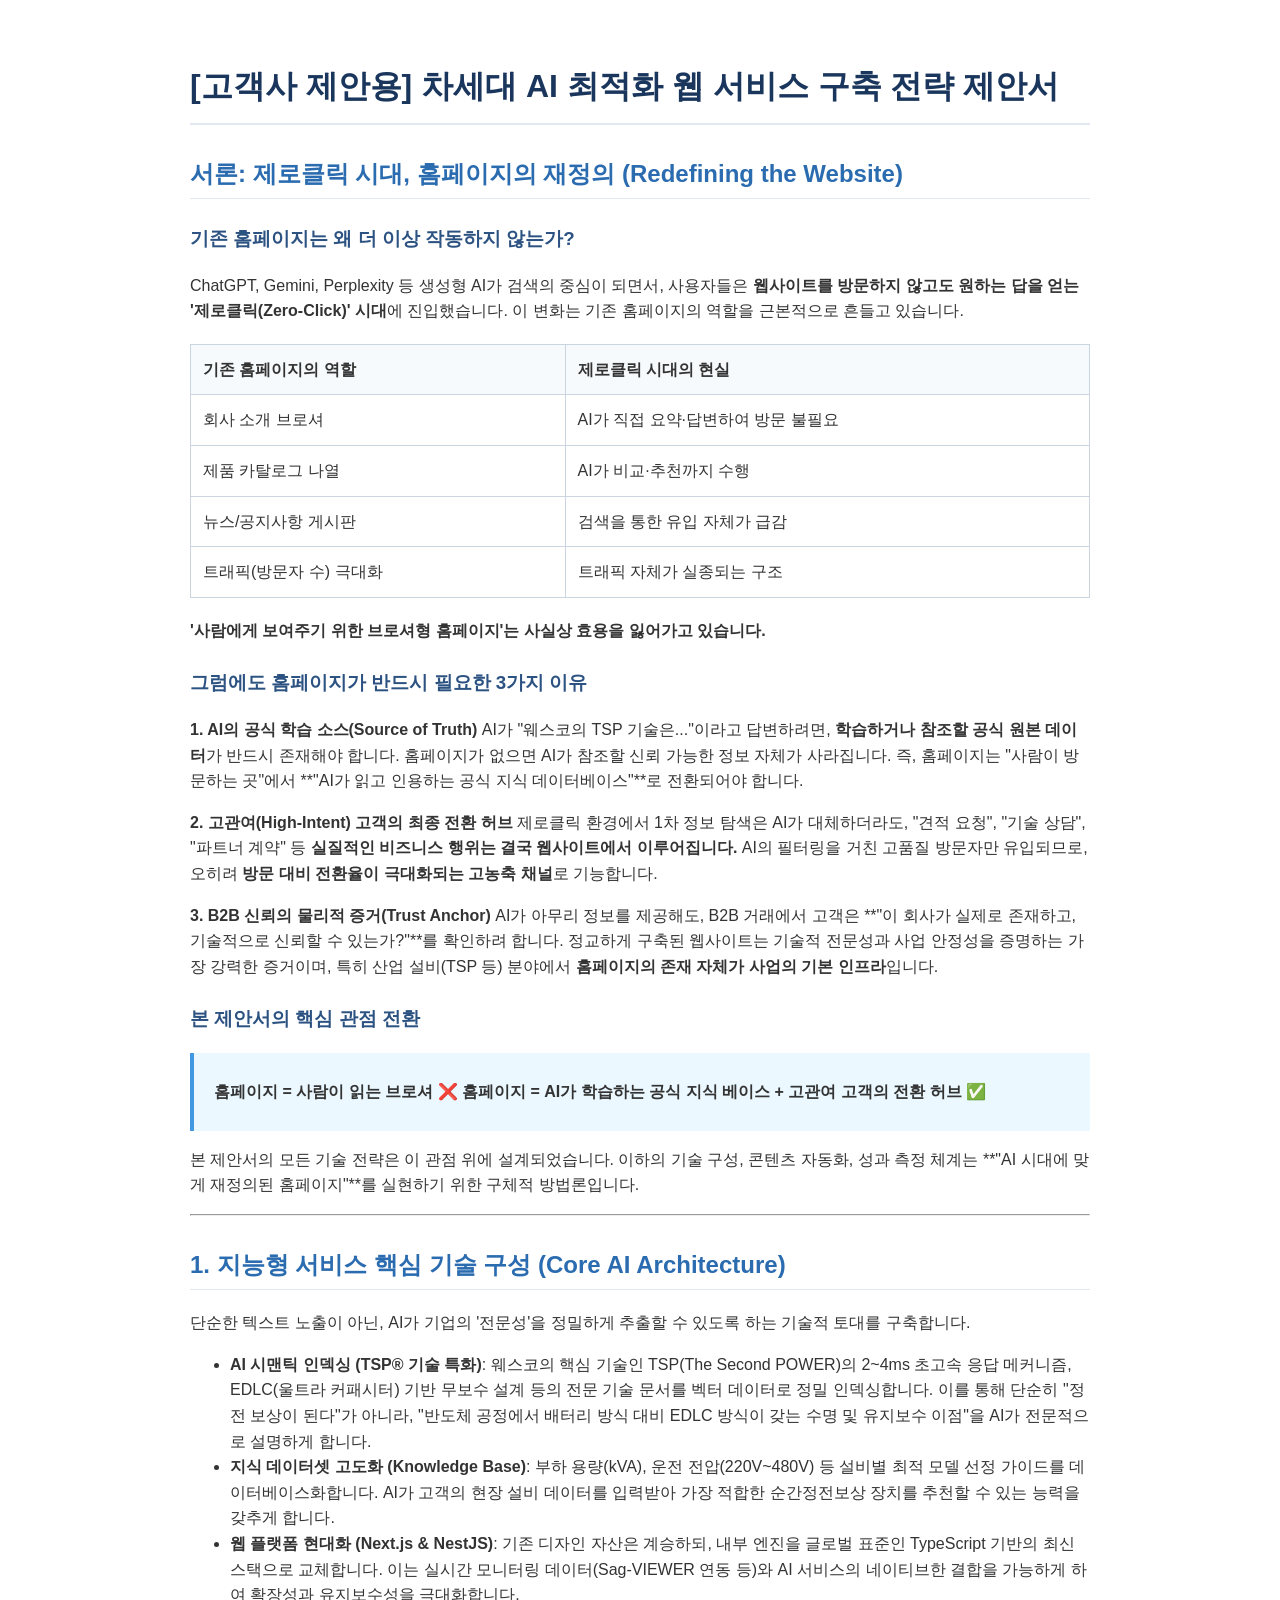
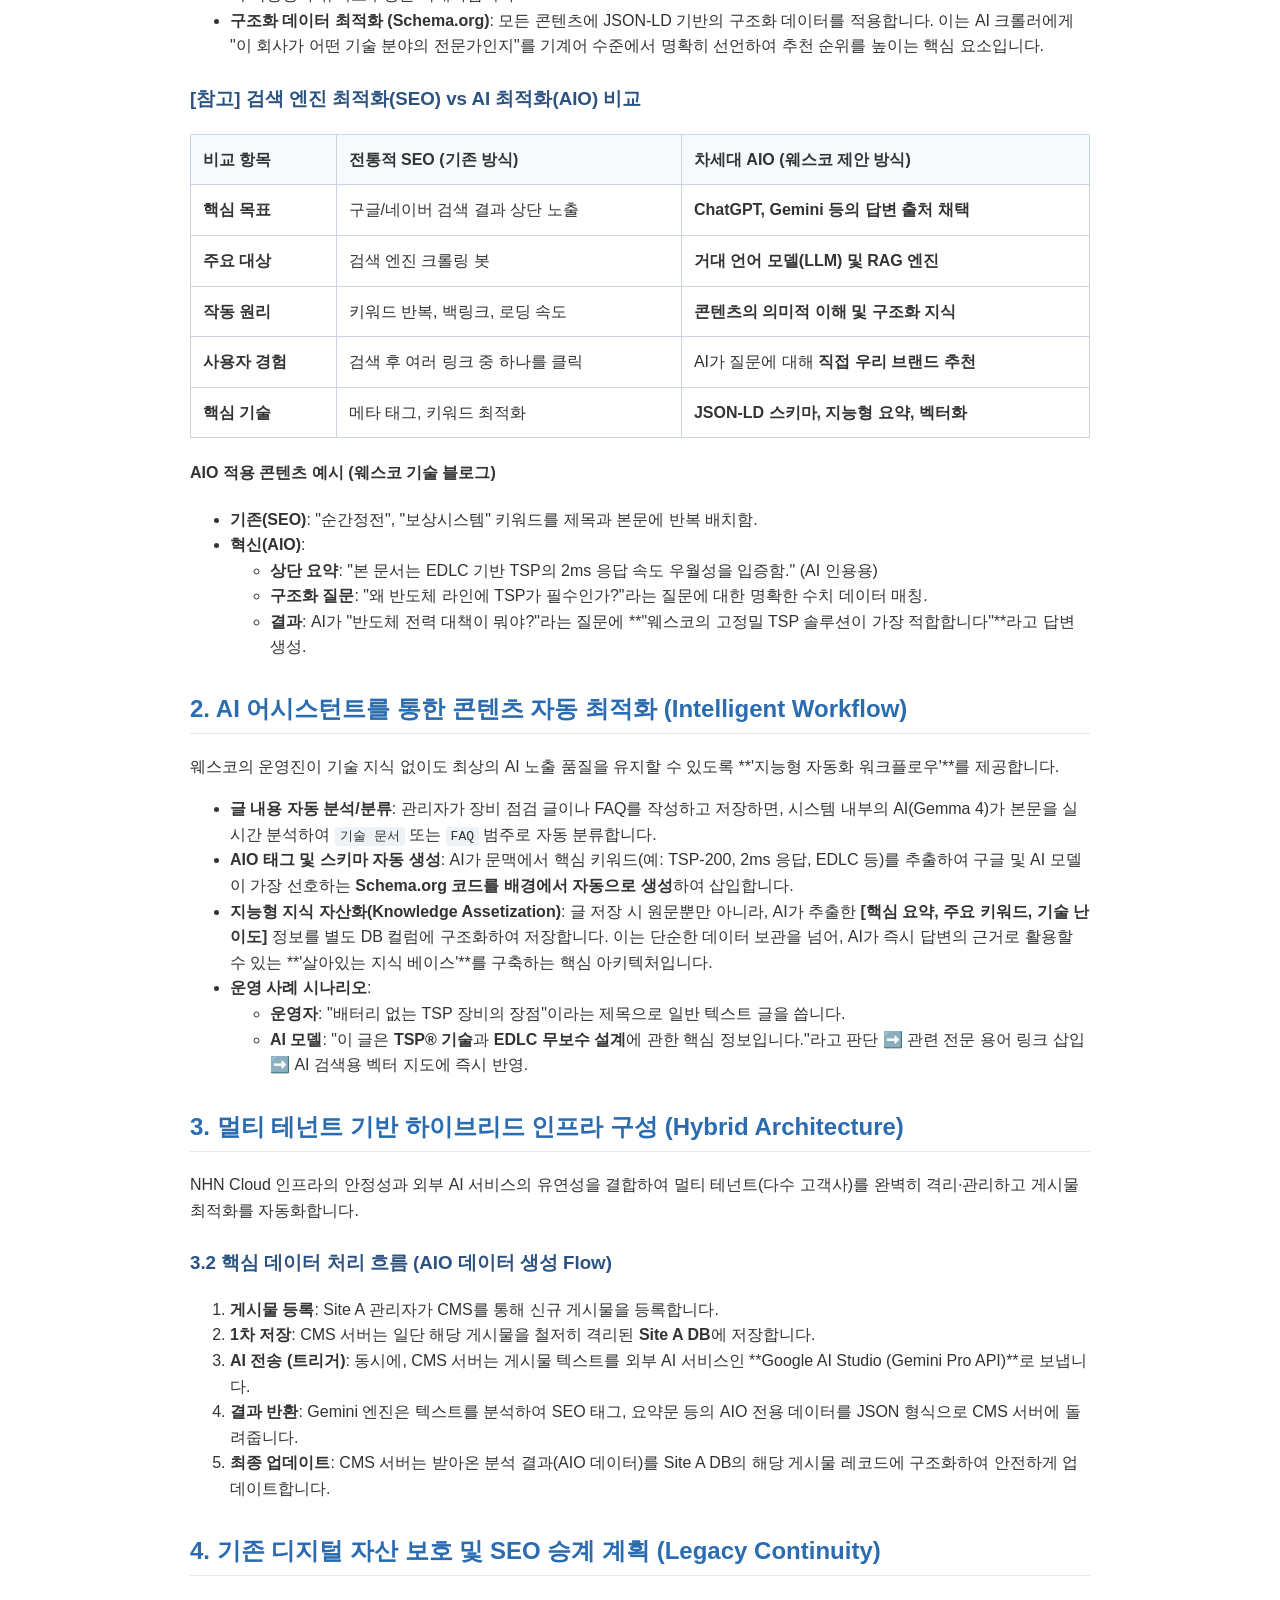
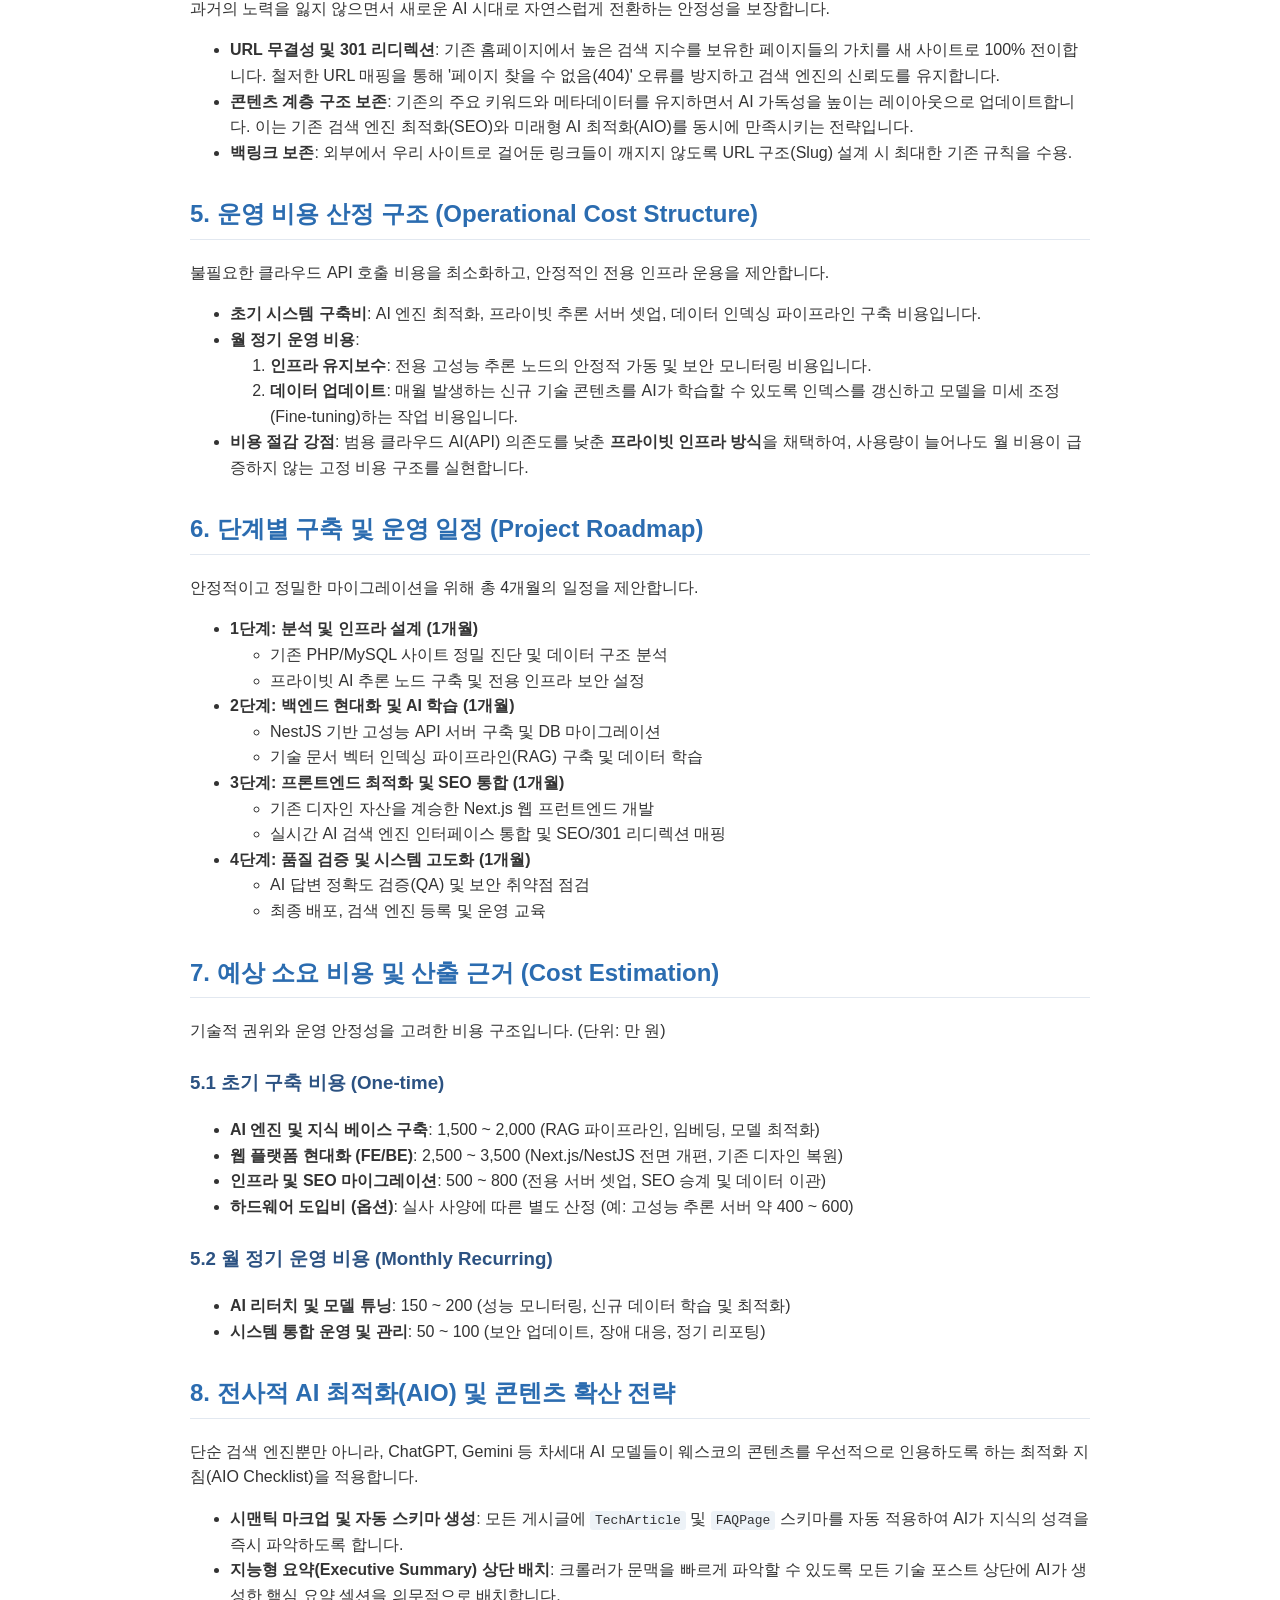
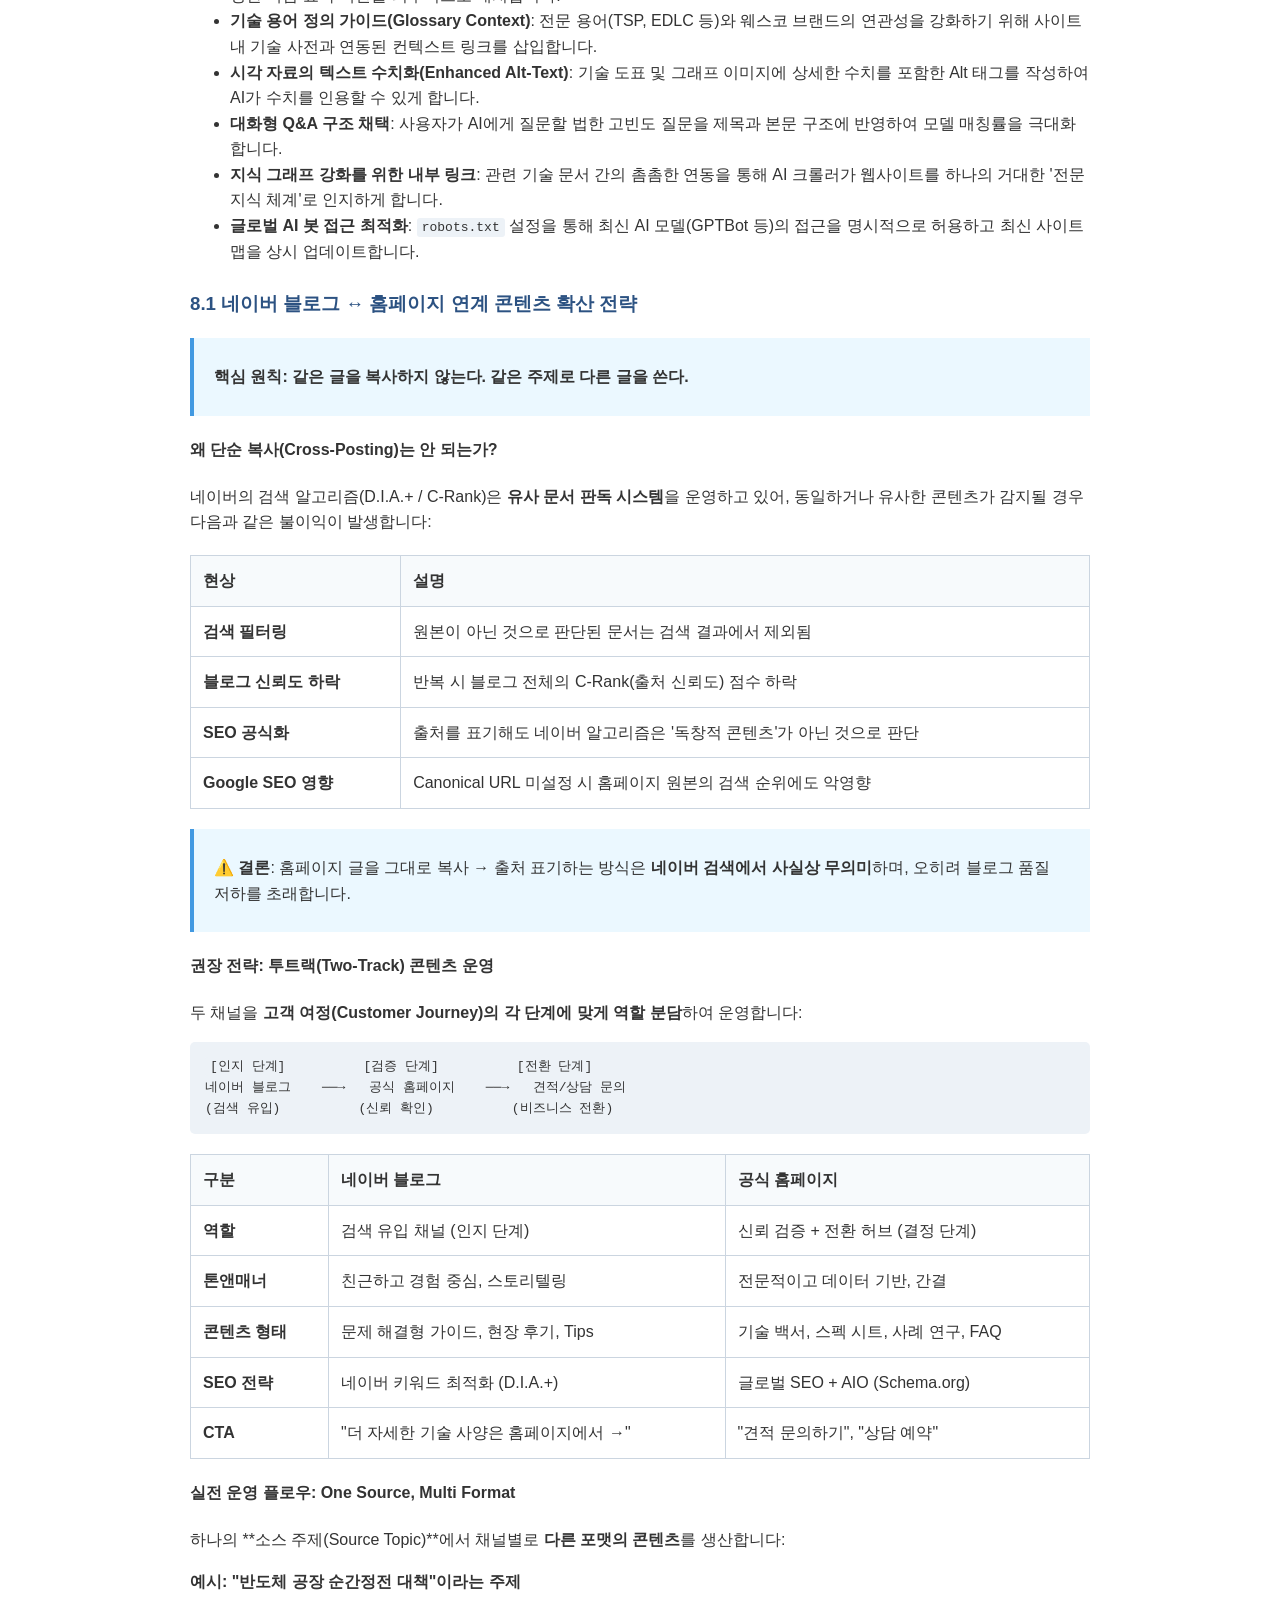
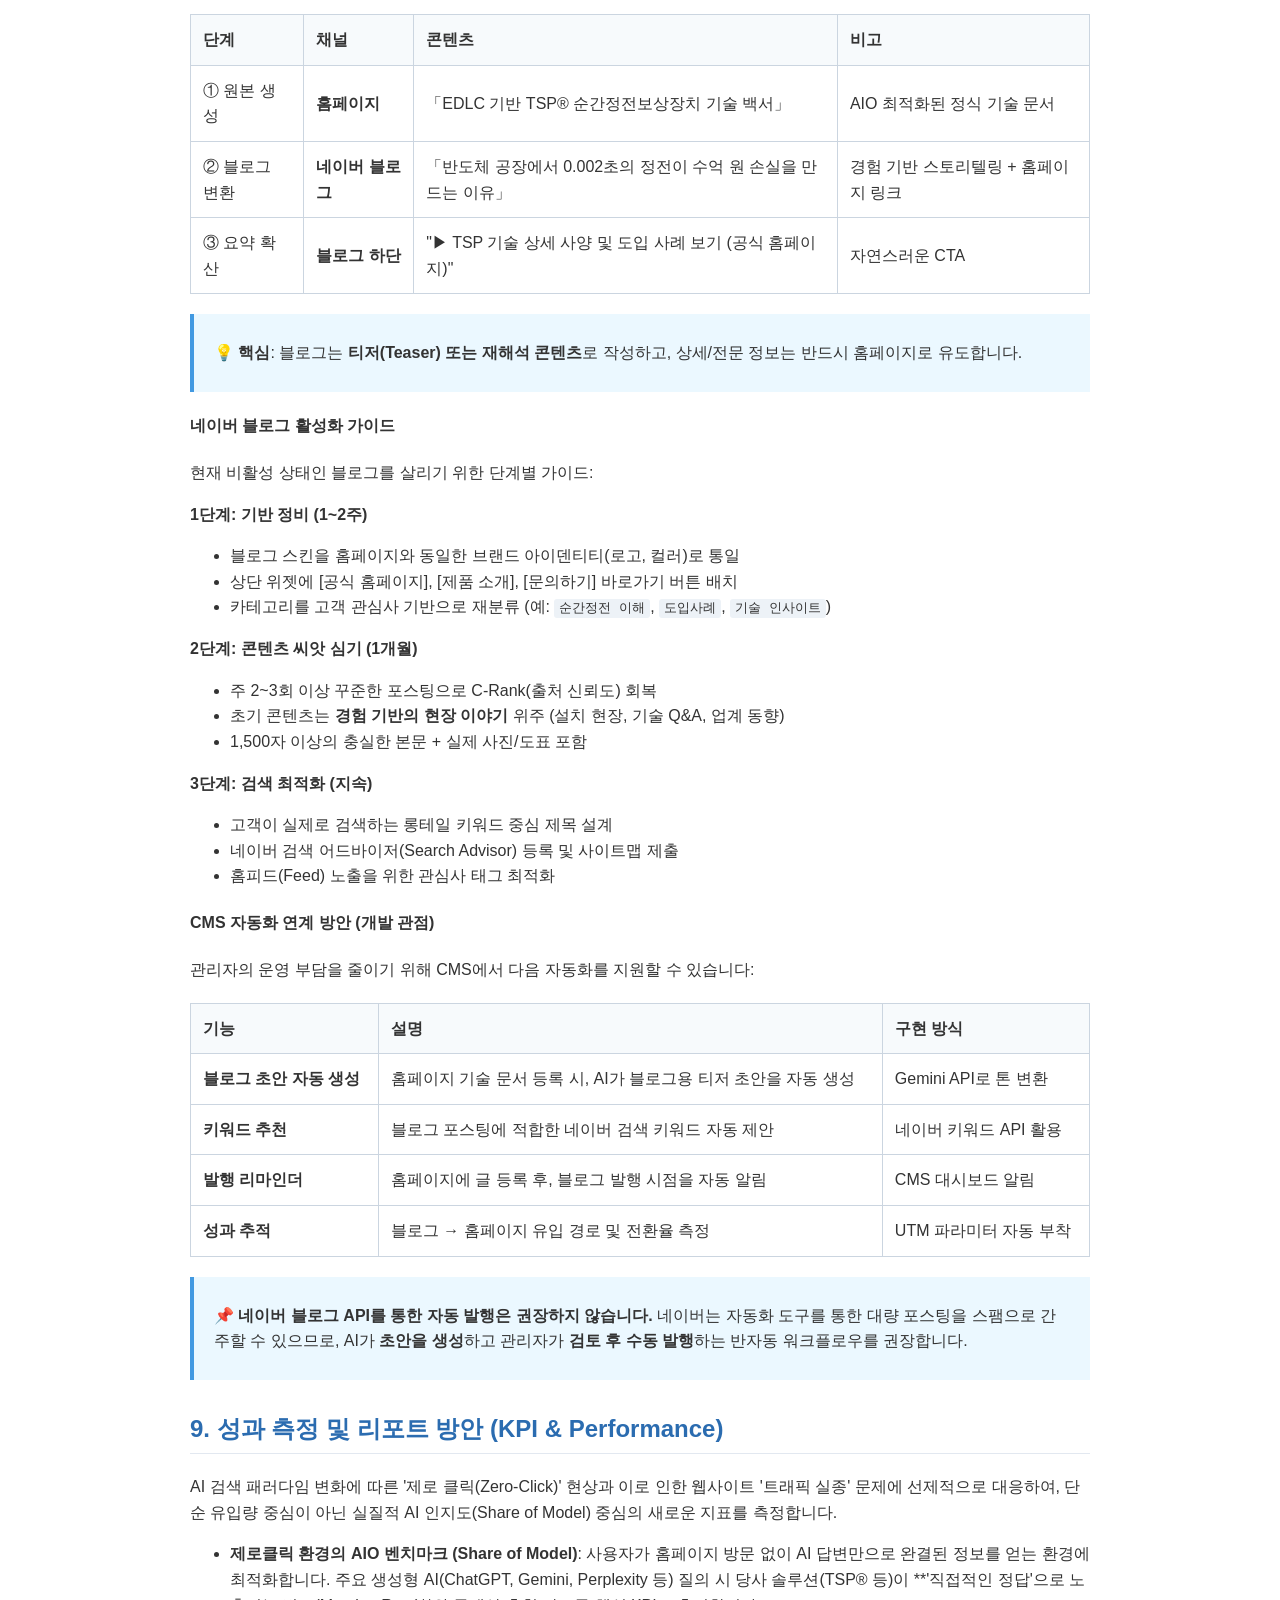
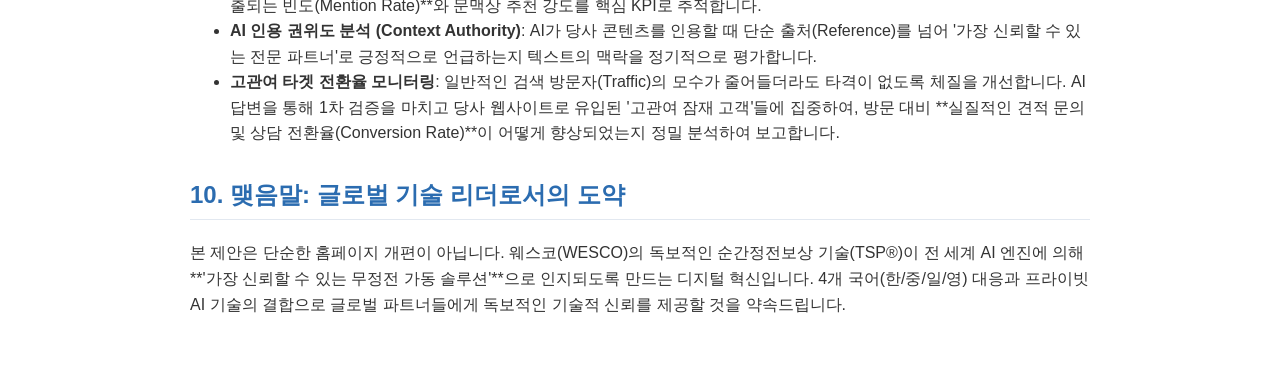
<file: ai_strategy_proposal.html>
<!DOCTYPE html>
<html lang="ko">
<head>
  <meta charset="UTF-8">
  <meta name="viewport" content="width=device-width, initial-scale=1.0">
  <title>AI 최적화 전략 제안서</title>
  <style>
    body {
      font-family: 'Malgun Gothic', 'Apple SD Gothic Neo', sans-serif;
      line-height: 1.6;
      color: #333;
      max-width: 900px;
      margin: 0 auto;
      padding: 40px 20px;
    }
    h1 { color: #1a365d; border-bottom: 2px solid #e2e8f0; padding-bottom: 10px; }
    h2 { color: #2b6cb0; margin-top: 30px; border-bottom: 1px solid #e2e8f0; padding-bottom: 5px; }
    h3 { color: #2c5282; margin-top: 25px; }
    table { border-collapse: collapse; width: 100%; margin: 20px 0; }
    th, td { border: 1px solid #cbd5e0; padding: 12px; text-align: left; }
    th { background-color: #f7fafc; font-weight: bold; }
    code { background-color: #edf2f7; padding: 2px 5px; border-radius: 3px; font-family: monospace; }
    pre { background-color: #edf2f7; padding: 15px; border-radius: 5px; overflow-x: auto; }
    blockquote { border-left: 4px solid #4299e1; background-color: #ebf8ff; margin: 0; padding: 10px 20px; }
  </style>
</head>
<body>
  <h1>[고객사 제안용] 차세대 AI 최적화 웹 서비스 구축 전략 제안서</h1>
<h2>서론: 제로클릭 시대, 홈페이지의 재정의 (Redefining the Website)</h2>
<h3>기존 홈페이지는 왜 더 이상 작동하지 않는가?</h3>
<p>ChatGPT, Gemini, Perplexity 등 생성형 AI가 검색의 중심이 되면서, 사용자들은 <strong>웹사이트를 방문하지 않고도 원하는 답을 얻는 &#39;제로클릭(Zero-Click)&#39; 시대</strong>에 진입했습니다. 이 변화는 기존 홈페이지의 역할을 근본적으로 흔들고 있습니다.</p>
<table>
<thead>
<tr>
<th align="left">기존 홈페이지의 역할</th>
<th align="left">제로클릭 시대의 현실</th>
</tr>
</thead>
<tbody><tr>
<td align="left">회사 소개 브로셔</td>
<td align="left">AI가 직접 요약·답변하여 방문 불필요</td>
</tr>
<tr>
<td align="left">제품 카탈로그 나열</td>
<td align="left">AI가 비교·추천까지 수행</td>
</tr>
<tr>
<td align="left">뉴스/공지사항 게시판</td>
<td align="left">검색을 통한 유입 자체가 급감</td>
</tr>
<tr>
<td align="left">트래픽(방문자 수) 극대화</td>
<td align="left">트래픽 자체가 실종되는 구조</td>
</tr>
</tbody></table>
<p><strong>&#39;사람에게 보여주기 위한 브로셔형 홈페이지&#39;는 사실상 효용을 잃어가고 있습니다.</strong></p>
<h3>그럼에도 홈페이지가 반드시 필요한 3가지 이유</h3>
<p><strong>1. AI의 공식 학습 소스(Source of Truth)</strong>
AI가 &quot;웨스코의 TSP 기술은...&quot;이라고 답변하려면, <strong>학습하거나 참조할 공식 원본 데이터</strong>가 반드시 존재해야 합니다. 홈페이지가 없으면 AI가 참조할 신뢰 가능한 정보 자체가 사라집니다. 즉, 홈페이지는 &quot;사람이 방문하는 곳&quot;에서 **&quot;AI가 읽고 인용하는 공식 지식 데이터베이스&quot;**로 전환되어야 합니다.</p>
<p><strong>2. 고관여(High-Intent) 고객의 최종 전환 허브</strong>
제로클릭 환경에서 1차 정보 탐색은 AI가 대체하더라도, &quot;견적 요청&quot;, &quot;기술 상담&quot;, &quot;파트너 계약&quot; 등 <strong>실질적인 비즈니스 행위는 결국 웹사이트에서 이루어집니다.</strong> AI의 필터링을 거친 고품질 방문자만 유입되므로, 오히려 <strong>방문 대비 전환율이 극대화되는 고농축 채널</strong>로 기능합니다.</p>
<p><strong>3. B2B 신뢰의 물리적 증거(Trust Anchor)</strong>
AI가 아무리 정보를 제공해도, B2B 거래에서 고객은 **&quot;이 회사가 실제로 존재하고, 기술적으로 신뢰할 수 있는가?&quot;**를 확인하려 합니다. 정교하게 구축된 웹사이트는 기술적 전문성과 사업 안정성을 증명하는 가장 강력한 증거이며, 특히 산업 설비(TSP 등) 분야에서 <strong>홈페이지의 존재 자체가 사업의 기본 인프라</strong>입니다.</p>
<h3>본 제안서의 핵심 관점 전환</h3>
<blockquote>
<p><strong>홈페이지 = 사람이 읽는 브로셔 ❌</strong>
<strong>홈페이지 = AI가 학습하는 공식 지식 베이스 + 고관여 고객의 전환 허브 ✅</strong></p>
</blockquote>
<p>본 제안서의 모든 기술 전략은 이 관점 위에 설계되었습니다. 이하의 기술 구성, 콘텐츠 자동화, 성과 측정 체계는 **&quot;AI 시대에 맞게 재정의된 홈페이지&quot;**를 실현하기 위한 구체적 방법론입니다.</p>
<hr>
<h2>1. 지능형 서비스 핵심 기술 구성 (Core AI Architecture)</h2>
<p>단순한 텍스트 노출이 아닌, AI가 기업의 &#39;전문성&#39;을 정밀하게 추출할 수 있도록 하는 기술적 토대를 구축합니다.</p>
<ul>
<li><strong>AI 시맨틱 인덱싱 (TSP® 기술 특화)</strong>: 웨스코의 핵심 기술인 TSP(The Second POWER)의 2~4ms 초고속 응답 메커니즘, EDLC(울트라 커패시터) 기반 무보수 설계 등의 전문 기술 문서를 벡터 데이터로 정밀 인덱싱합니다. 이를 통해 단순히 &quot;정전 보상이 된다&quot;가 아니라, &quot;반도체 공정에서 배터리 방식 대비 EDLC 방식이 갖는 수명 및 유지보수 이점&quot;을 AI가 전문적으로 설명하게 합니다.</li>
<li><strong>지식 데이터셋 고도화 (Knowledge Base)</strong>: 부하 용량(kVA), 운전 전압(220V~480V) 등 설비별 최적 모델 선정 가이드를 데이터베이스화합니다. AI가 고객의 현장 설비 데이터를 입력받아 가장 적합한 순간정전보상 장치를 추천할 수 있는 능력을 갖추게 합니다.</li>
<li><strong>웹 플랫폼 현대화 (Next.js &amp; NestJS)</strong>: 기존 디자인 자산은 계승하되, 내부 엔진을 글로벌 표준인 TypeScript 기반의 최신 스택으로 교체합니다. 이는 실시간 모니터링 데이터(Sag-VIEWER 연동 등)와 AI 서비스의 네이티브한 결합을 가능하게 하여 확장성과 유지보수성을 극대화합니다.</li>
<li><strong>구조화 데이터 최적화 (Schema.org)</strong>: 모든 콘텐츠에 JSON-LD 기반의 구조화 데이터를 적용합니다. 이는 AI 크롤러에게 &quot;이 회사가 어떤 기술 분야의 전문가인지&quot;를 기계어 수준에서 명확히 선언하여 추천 순위를 높이는 핵심 요소입니다.</li>
</ul>
<h3>[참고] 검색 엔진 최적화(SEO) vs AI 최적화(AIO) 비교</h3>
<table>
<thead>
<tr>
<th align="left">비교 항목</th>
<th align="left">전통적 SEO (기존 방식)</th>
<th align="left">차세대 AIO (웨스코 제안 방식)</th>
</tr>
</thead>
<tbody><tr>
<td align="left"><strong>핵심 목표</strong></td>
<td align="left">구글/네이버 검색 결과 상단 노출</td>
<td align="left"><strong>ChatGPT, Gemini 등의 답변 출처 채택</strong></td>
</tr>
<tr>
<td align="left"><strong>주요 대상</strong></td>
<td align="left">검색 엔진 크롤링 봇</td>
<td align="left"><strong>거대 언어 모델(LLM) 및 RAG 엔진</strong></td>
</tr>
<tr>
<td align="left"><strong>작동 원리</strong></td>
<td align="left">키워드 반복, 백링크, 로딩 속도</td>
<td align="left"><strong>콘텐츠의 의미적 이해 및 구조화 지식</strong></td>
</tr>
<tr>
<td align="left"><strong>사용자 경험</strong></td>
<td align="left">검색 후 여러 링크 중 하나를 클릭</td>
<td align="left">AI가 질문에 대해 <strong>직접 우리 브랜드 추천</strong></td>
</tr>
<tr>
<td align="left"><strong>핵심 기술</strong></td>
<td align="left">메타 태그, 키워드 최적화</td>
<td align="left"><strong>JSON-LD 스키마, 지능형 요약, 벡터화</strong></td>
</tr>
</tbody></table>
<h4><strong>AIO 적용 콘텐츠 예시 (웨스코 기술 블로그)</strong></h4>
<ul>
<li><strong>기존(SEO)</strong>: &quot;순간정전&quot;, &quot;보상시스템&quot; 키워드를 제목과 본문에 반복 배치함.</li>
<li><strong>혁신(AIO)</strong>: <ul>
<li><strong>상단 요약</strong>: &quot;본 문서는 EDLC 기반 TSP의 2ms 응답 속도 우월성을 입증함.&quot; (AI 인용용)</li>
<li><strong>구조화 질문</strong>: &quot;왜 반도체 라인에 TSP가 필수인가?&quot;라는 질문에 대한 명확한 수치 데이터 매칭.</li>
<li><strong>결과</strong>: AI가 &quot;반도체 전력 대책이 뭐야?&quot;라는 질문에 **&quot;웨스코의 고정밀 TSP 솔루션이 가장 적합합니다&quot;**라고 답변 생성.</li>
</ul>
</li>
</ul>
<h2>2. AI 어시스턴트를 통한 콘텐츠 자동 최적화 (Intelligent Workflow)</h2>
<p>웨스코의 운영진이 기술 지식 없이도 최상의 AI 노출 품질을 유지할 수 있도록 **&#39;지능형 자동화 워크플로우&#39;**를 제공합니다.</p>
<ul>
<li><strong>글 내용 자동 분석/분류</strong>: 관리자가 장비 점검 글이나 FAQ를 작성하고 저장하면, 시스템 내부의 AI(Gemma 4)가 본문을 실시간 분석하여 <code>기술 문서</code> 또는 <code>FAQ</code> 범주로 자동 분류합니다.</li>
<li><strong>AIO 태그 및 스키마 자동 생성</strong>: AI가 문맥에서 핵심 키워드(예: TSP-200, 2ms 응답, EDLC 등)를 추출하여 구글 및 AI 모델이 가장 선호하는 <strong>Schema.org 코드를 배경에서 자동으로 생성</strong>하여 삽입합니다.</li>
<li><strong>지능형 지식 자산화(Knowledge Assetization)</strong>: 글 저장 시 원문뿐만 아니라, AI가 추출한 <strong>[핵심 요약, 주요 키워드, 기술 난이도]</strong> 정보를 별도 DB 컬럼에 구조화하여 저장합니다. 이는 단순한 데이터 보관을 넘어, AI가 즉시 답변의 근거로 활용할 수 있는 **&#39;살아있는 지식 베이스&#39;**를 구축하는 핵심 아키텍처입니다.</li>
<li><strong>운영 사례 시나리오</strong>:<ul>
<li><strong>운영자</strong>: &quot;배터리 없는 TSP 장비의 장점&quot;이라는 제목으로 일반 텍스트 글을 씁니다.</li>
<li><strong>AI 모델</strong>: &quot;이 글은 <strong>TSP® 기술</strong>과 <strong>EDLC 무보수 설계</strong>에 관한 핵심 정보입니다.&quot;라고 판단 ➡️ 관련 전문 용어 링크 삽입 ➡️ AI 검색용 벡터 지도에 즉시 반영.</li>
</ul>
</li>
</ul>
<h2>3. 멀티 테넌트 기반 하이브리드 인프라 구성 (Hybrid Architecture)</h2>
<p>NHN Cloud 인프라의 안정성과 외부 AI 서비스의 유연성을 결합하여 멀티 테넌트(다수 고객사)를 완벽히 격리·관리하고 게시물 최적화를 자동화합니다.</p>
<h3>3.2 핵심 데이터 처리 흐름 (AIO 데이터 생성 Flow)</h3>
<ol>
<li><strong>게시물 등록</strong>: Site A 관리자가 CMS를 통해 신규 게시물을 등록합니다.</li>
<li><strong>1차 저장</strong>: CMS 서버는 일단 해당 게시물을 철저히 격리된 <strong>Site A DB</strong>에 저장합니다.</li>
<li><strong>AI 전송 (트리거)</strong>: 동시에, CMS 서버는 게시물 텍스트를 외부 AI 서비스인 **Google AI Studio (Gemini Pro API)**로 보냅니다.</li>
<li><strong>결과 반환</strong>: Gemini 엔진은 텍스트를 분석하여 SEO 태그, 요약문 등의 AIO 전용 데이터를 JSON 형식으로 CMS 서버에 돌려줍니다.</li>
<li><strong>최종 업데이트</strong>: CMS 서버는 받아온 분석 결과(AIO 데이터)를 Site A DB의 해당 게시물 레코드에 구조화하여 안전하게 업데이트합니다.</li>
</ol>
<h2>4. 기존 디지털 자산 보호 및 SEO 승계 계획 (Legacy Continuity)</h2>
<p>과거의 노력을 잃지 않으면서 새로운 AI 시대로 자연스럽게 전환하는 안정성을 보장합니다.</p>
<ul>
<li><strong>URL 무결성 및 301 리디렉션</strong>: 기존 홈페이지에서 높은 검색 지수를 보유한 페이지들의 가치를 새 사이트로 100% 전이합니다. 철저한 URL 매핑을 통해 &#39;페이지 찾을 수 없음(404)&#39; 오류를 방지하고 검색 엔진의 신뢰도를 유지합니다.</li>
<li><strong>콘텐츠 계층 구조 보존</strong>: 기존의 주요 키워드와 메타데이터를 유지하면서 AI 가독성을 높이는 레이아웃으로 업데이트합니다. 이는 기존 검색 엔진 최적화(SEO)와 미래형 AI 최적화(AIO)를 동시에 만족시키는 전략입니다.</li>
<li><strong>백링크 보존</strong>: 외부에서 우리 사이트로 걸어둔 링크들이 깨지지 않도록 URL 구조(Slug) 설계 시 최대한 기존 규칙을 수용.</li>
</ul>
<h2>5. 운영 비용 산정 구조 (Operational Cost Structure)</h2>
<p>불필요한 클라우드 API 호출 비용을 최소화하고, 안정적인 전용 인프라 운용을 제안합니다.</p>
<ul>
<li><strong>초기 시스템 구축비</strong>: AI 엔진 최적화, 프라이빗 추론 서버 셋업, 데이터 인덱싱 파이프라인 구축 비용입니다.</li>
<li><strong>월 정기 운영 비용</strong>: <ol>
<li><strong>인프라 유지보수</strong>: 전용 고성능 추론 노드의 안정적 가동 및 보안 모니터링 비용입니다.</li>
<li><strong>데이터 업데이트</strong>: 매월 발생하는 신규 기술 콘텐츠를 AI가 학습할 수 있도록 인덱스를 갱신하고 모델을 미세 조정(Fine-tuning)하는 작업 비용입니다.</li>
</ol>
</li>
<li><strong>비용 절감 강점</strong>: 범용 클라우드 AI(API) 의존도를 낮춘 <strong>프라이빗 인프라 방식</strong>을 채택하여, 사용량이 늘어나도 월 비용이 급증하지 않는 고정 비용 구조를 실현합니다.</li>
</ul>
<h2>6. 단계별 구축 및 운영 일정 (Project Roadmap)</h2>
<p>안정적이고 정밀한 마이그레이션을 위해 총 4개월의 일정을 제안합니다.</p>
<ul>
<li><strong>1단계: 분석 및 인프라 설계 (1개월)</strong><ul>
<li>기존 PHP/MySQL 사이트 정밀 진단 및 데이터 구조 분석</li>
<li>프라이빗 AI 추론 노드 구축 및 전용 인프라 보안 설정</li>
</ul>
</li>
<li><strong>2단계: 백엔드 현대화 및 AI 학습 (1개월)</strong><ul>
<li>NestJS 기반 고성능 API 서버 구축 및 DB 마이그레이션</li>
<li>기술 문서 벡터 인덱싱 파이프라인(RAG) 구축 및 데이터 학습</li>
</ul>
</li>
<li><strong>3단계: 프론트엔드 최적화 및 SEO 통합 (1개월)</strong><ul>
<li>기존 디자인 자산을 계승한 Next.js 웹 프런트엔드 개발</li>
<li>실시간 AI 검색 엔진 인터페이스 통합 및 SEO/301 리디렉션 매핑</li>
</ul>
</li>
<li><strong>4단계: 품질 검증 및 시스템 고도화 (1개월)</strong><ul>
<li>AI 답변 정확도 검증(QA) 및 보안 취약점 점검</li>
<li>최종 배포, 검색 엔진 등록 및 운영 교육</li>
</ul>
</li>
</ul>
<h2>7. 예상 소요 비용 및 산출 근거 (Cost Estimation)</h2>
<p>기술적 권위와 운영 안정성을 고려한 비용 구조입니다. (단위: 만 원)</p>
<h3>5.1 초기 구축 비용 (One-time)</h3>
<ul>
<li><strong>AI 엔진 및 지식 베이스 구축</strong>: 1,500 ~ 2,000 (RAG 파이프라인, 임베딩, 모델 최적화)</li>
<li><strong>웹 플랫폼 현대화 (FE/BE)</strong>: 2,500 ~ 3,500 (Next.js/NestJS 전면 개편, 기존 디자인 복원)</li>
<li><strong>인프라 및 SEO 마이그레이션</strong>: 500 ~ 800 (전용 서버 셋업, SEO 승계 및 데이터 이관)</li>
<li><strong>하드웨어 도입비 (옵션)</strong>: 실사 사양에 따른 별도 산정 (예: 고성능 추론 서버 약 400 ~ 600)</li>
</ul>
<h3>5.2 월 정기 운영 비용 (Monthly Recurring)</h3>
<ul>
<li><strong>AI 리터치 및 모델 튜닝</strong>: 150 ~ 200 (성능 모니터링, 신규 데이터 학습 및 최적화)</li>
<li><strong>시스템 통합 운영 및 관리</strong>: 50 ~ 100 (보안 업데이트, 장애 대응, 정기 리포팅)</li>
</ul>
<h2>8. 전사적 AI 최적화(AIO) 및 콘텐츠 확산 전략</h2>
<p>단순 검색 엔진뿐만 아니라, ChatGPT, Gemini 등 차세대 AI 모델들이 웨스코의 콘텐츠를 우선적으로 인용하도록 하는 최적화 지침(AIO Checklist)을 적용합니다.</p>
<ul>
<li><strong>시맨틱 마크업 및 자동 스키마 생성</strong>: 모든 게시글에 <code>TechArticle</code> 및 <code>FAQPage</code> 스키마를 자동 적용하여 AI가 지식의 성격을 즉시 파악하도록 합니다. </li>
<li><strong>지능형 요약(Executive Summary) 상단 배치</strong>: 크롤러가 문맥을 빠르게 파악할 수 있도록 모든 기술 포스트 상단에 AI가 생성한 핵심 요약 섹션을 의무적으로 배치합니다.</li>
<li><strong>기술 용어 정의 가이드(Glossary Context)</strong>: 전문 용어(TSP, EDLC 등)와 웨스코 브랜드의 연관성을 강화하기 위해 사이트 내 기술 사전과 연동된 컨텍스트 링크를 삽입합니다.</li>
<li><strong>시각 자료의 텍스트 수치화(Enhanced Alt-Text)</strong>: 기술 도표 및 그래프 이미지에 상세한 수치를 포함한 Alt 태그를 작성하여 AI가 수치를 인용할 수 있게 합니다.</li>
<li><strong>대화형 Q&amp;A 구조 채택</strong>: 사용자가 AI에게 질문할 법한 고빈도 질문을 제목과 본문 구조에 반영하여 모델 매칭률을 극대화합니다.</li>
<li><strong>지식 그래프 강화를 위한 내부 링크</strong>: 관련 기술 문서 간의 촘촘한 연동을 통해 AI 크롤러가 웹사이트를 하나의 거대한 &#39;전문 지식 체계&#39;로 인지하게 합니다.</li>
<li><strong>글로벌 AI 봇 접근 최적화</strong>: <code>robots.txt</code> 설정을 통해 최신 AI 모델(GPTBot 등)의 접근을 명시적으로 허용하고 최신 사이트맵을 상시 업데이트합니다.</li>
</ul>
<h3>8.1 네이버 블로그 ↔ 홈페이지 연계 콘텐츠 확산 전략</h3>
<blockquote>
<p><strong>핵심 원칙: 같은 글을 복사하지 않는다. 같은 주제로 다른 글을 쓴다.</strong></p>
</blockquote>
<h4>왜 단순 복사(Cross-Posting)는 안 되는가?</h4>
<p>네이버의 검색 알고리즘(D.I.A.+ / C-Rank)은 <strong>유사 문서 판독 시스템</strong>을 운영하고 있어, 동일하거나 유사한 콘텐츠가 감지될 경우 다음과 같은 불이익이 발생합니다:</p>
<table>
<thead>
<tr>
<th align="left">현상</th>
<th align="left">설명</th>
</tr>
</thead>
<tbody><tr>
<td align="left"><strong>검색 필터링</strong></td>
<td align="left">원본이 아닌 것으로 판단된 문서는 검색 결과에서 제외됨</td>
</tr>
<tr>
<td align="left"><strong>블로그 신뢰도 하락</strong></td>
<td align="left">반복 시 블로그 전체의 C-Rank(출처 신뢰도) 점수 하락</td>
</tr>
<tr>
<td align="left"><strong>SEO 공식화</strong></td>
<td align="left">출처를 표기해도 네이버 알고리즘은 &#39;독창적 콘텐츠&#39;가 아닌 것으로 판단</td>
</tr>
<tr>
<td align="left"><strong>Google SEO 영향</strong></td>
<td align="left">Canonical URL 미설정 시 홈페이지 원본의 검색 순위에도 악영향</td>
</tr>
</tbody></table>
<blockquote>
<p>⚠️ <strong>결론</strong>: 홈페이지 글을 그대로 복사 → 출처 표기하는 방식은 <strong>네이버 검색에서 사실상 무의미</strong>하며, 오히려 블로그 품질 저하를 초래합니다.</p>
</blockquote>
<h4>권장 전략: 투트랙(Two-Track) 콘텐츠 운영</h4>
<p>두 채널을 <strong>고객 여정(Customer Journey)의 각 단계에 맞게 역할 분담</strong>하여 운영합니다:</p>
<pre><code>[인지 단계]          [검증 단계]          [전환 단계]
네이버 블로그    ──→   공식 홈페이지    ──→   견적/상담 문의
(검색 유입)          (신뢰 확인)          (비즈니스 전환)
</code></pre>
<table>
<thead>
<tr>
<th align="left">구분</th>
<th align="left">네이버 블로그</th>
<th align="left">공식 홈페이지</th>
</tr>
</thead>
<tbody><tr>
<td align="left"><strong>역할</strong></td>
<td align="left">검색 유입 채널 (인지 단계)</td>
<td align="left">신뢰 검증 + 전환 허브 (결정 단계)</td>
</tr>
<tr>
<td align="left"><strong>톤앤매너</strong></td>
<td align="left">친근하고 경험 중심, 스토리텔링</td>
<td align="left">전문적이고 데이터 기반, 간결</td>
</tr>
<tr>
<td align="left"><strong>콘텐츠 형태</strong></td>
<td align="left">문제 해결형 가이드, 현장 후기, Tips</td>
<td align="left">기술 백서, 스펙 시트, 사례 연구, FAQ</td>
</tr>
<tr>
<td align="left"><strong>SEO 전략</strong></td>
<td align="left">네이버 키워드 최적화 (D.I.A.+)</td>
<td align="left">글로벌 SEO + AIO (Schema.org)</td>
</tr>
<tr>
<td align="left"><strong>CTA</strong></td>
<td align="left">&quot;더 자세한 기술 사양은 홈페이지에서 →&quot;</td>
<td align="left">&quot;견적 문의하기&quot;, &quot;상담 예약&quot;</td>
</tr>
</tbody></table>
<h4>실전 운영 플로우: One Source, Multi Format</h4>
<p>하나의 **소스 주제(Source Topic)**에서 채널별로 <strong>다른 포맷의 콘텐츠</strong>를 생산합니다:</p>
<p><strong>예시: &quot;반도체 공장 순간정전 대책&quot;이라는 주제</strong></p>
<table>
<thead>
<tr>
<th align="left">단계</th>
<th align="left">채널</th>
<th align="left">콘텐츠</th>
<th align="left">비고</th>
</tr>
</thead>
<tbody><tr>
<td align="left">① 원본 생성</td>
<td align="left"><strong>홈페이지</strong></td>
<td align="left">「EDLC 기반 TSP® 순간정전보상장치 기술 백서」</td>
<td align="left">AIO 최적화된 정식 기술 문서</td>
</tr>
<tr>
<td align="left">② 블로그 변환</td>
<td align="left"><strong>네이버 블로그</strong></td>
<td align="left">「반도체 공장에서 0.002초의 정전이 수억 원 손실을 만드는 이유」</td>
<td align="left">경험 기반 스토리텔링 + 홈페이지 링크</td>
</tr>
<tr>
<td align="left">③ 요약 확산</td>
<td align="left"><strong>블로그 하단</strong></td>
<td align="left">&quot;▶ TSP 기술 상세 사양 및 도입 사례 보기 (공식 홈페이지)&quot;</td>
<td align="left">자연스러운 CTA</td>
</tr>
</tbody></table>
<blockquote>
<p>💡 <strong>핵심</strong>: 블로그는 <strong>티저(Teaser) 또는 재해석 콘텐츠</strong>로 작성하고, 상세/전문 정보는 반드시 홈페이지로 유도합니다.</p>
</blockquote>
<h4>네이버 블로그 활성화 가이드</h4>
<p>현재 비활성 상태인 블로그를 살리기 위한 단계별 가이드:</p>
<p><strong>1단계: 기반 정비 (1~2주)</strong></p>
<ul>
<li>블로그 스킨을 홈페이지와 동일한 브랜드 아이덴티티(로고, 컬러)로 통일</li>
<li>상단 위젯에 [공식 홈페이지], [제품 소개], [문의하기] 바로가기 버튼 배치</li>
<li>카테고리를 고객 관심사 기반으로 재분류 (예: <code>순간정전 이해</code>, <code>도입사례</code>, <code>기술 인사이트</code>)</li>
</ul>
<p><strong>2단계: 콘텐츠 씨앗 심기 (1개월)</strong></p>
<ul>
<li>주 2~3회 이상 꾸준한 포스팅으로 C-Rank(출처 신뢰도) 회복</li>
<li>초기 콘텐츠는 <strong>경험 기반의 현장 이야기</strong> 위주 (설치 현장, 기술 Q&amp;A, 업계 동향)</li>
<li>1,500자 이상의 충실한 본문 + 실제 사진/도표 포함</li>
</ul>
<p><strong>3단계: 검색 최적화 (지속)</strong></p>
<ul>
<li>고객이 실제로 검색하는 롱테일 키워드 중심 제목 설계</li>
<li>네이버 검색 어드바이저(Search Advisor) 등록 및 사이트맵 제출</li>
<li>홈피드(Feed) 노출을 위한 관심사 태그 최적화</li>
</ul>
<h4>CMS 자동화 연계 방안 (개발 관점)</h4>
<p>관리자의 운영 부담을 줄이기 위해 CMS에서 다음 자동화를 지원할 수 있습니다:</p>
<table>
<thead>
<tr>
<th align="left">기능</th>
<th align="left">설명</th>
<th align="left">구현 방식</th>
</tr>
</thead>
<tbody><tr>
<td align="left"><strong>블로그 초안 자동 생성</strong></td>
<td align="left">홈페이지 기술 문서 등록 시, AI가 블로그용 티저 초안을 자동 생성</td>
<td align="left">Gemini API로 톤 변환</td>
</tr>
<tr>
<td align="left"><strong>키워드 추천</strong></td>
<td align="left">블로그 포스팅에 적합한 네이버 검색 키워드 자동 제안</td>
<td align="left">네이버 키워드 API 활용</td>
</tr>
<tr>
<td align="left"><strong>발행 리마인더</strong></td>
<td align="left">홈페이지에 글 등록 후, 블로그 발행 시점을 자동 알림</td>
<td align="left">CMS 대시보드 알림</td>
</tr>
<tr>
<td align="left"><strong>성과 추적</strong></td>
<td align="left">블로그 → 홈페이지 유입 경로 및 전환율 측정</td>
<td align="left">UTM 파라미터 자동 부착</td>
</tr>
</tbody></table>
<blockquote>
<p>📌 <strong>네이버 블로그 API를 통한 자동 발행은 권장하지 않습니다.</strong> 네이버는 자동화 도구를 통한 대량 포스팅을 스팸으로 간주할 수 있으므로, AI가 <strong>초안을 생성</strong>하고 관리자가 <strong>검토 후 수동 발행</strong>하는 반자동 워크플로우를 권장합니다.</p>
</blockquote>
<h2>9. 성과 측정 및 리포트 방안 (KPI &amp; Performance)</h2>
<p>AI 검색 패러다임 변화에 따른 &#39;제로 클릭(Zero-Click)&#39; 현상과 이로 인한 웹사이트 &#39;트래픽 실종&#39; 문제에 선제적으로 대응하여, 단순 유입량 중심이 아닌 실질적 AI 인지도(Share of Model) 중심의 새로운 지표를 측정합니다.</p>
<ul>
<li><strong>제로클릭 환경의 AIO 벤치마크 (Share of Model)</strong>: 사용자가 홈페이지 방문 없이 AI 답변만으로 완결된 정보를 얻는 환경에 최적화합니다. 주요 생성형 AI(ChatGPT, Gemini, Perplexity 등) 질의 시 당사 솔루션(TSP® 등)이 **&#39;직접적인 정답&#39;으로 노출되는 빈도(Mention Rate)**와 문맥상 추천 강도를 핵심 KPI로 추적합니다.</li>
<li><strong>AI 인용 권위도 분석 (Context Authority)</strong>: AI가 당사 콘텐츠를 인용할 때 단순 출처(Reference)를 넘어 &#39;가장 신뢰할 수 있는 전문 파트너&#39;로 긍정적으로 언급하는지 텍스트의 맥락을 정기적으로 평가합니다.</li>
<li><strong>고관여 타겟 전환율 모니터링</strong>: 일반적인 검색 방문자(Traffic)의 모수가 줄어들더라도 타격이 없도록 체질을 개선합니다. AI 답변을 통해 1차 검증을 마치고 당사 웹사이트로 유입된 &#39;고관여 잠재 고객&#39;들에 집중하여, 방문 대비 **실질적인 견적 문의 및 상담 전환율(Conversion Rate)**이 어떻게 향상되었는지 정밀 분석하여 보고합니다.</li>
</ul>
<h2>10. 맺음말: 글로벌 기술 리더로서의 도약</h2>
<p>본 제안은 단순한 홈페이지 개편이 아닙니다. 웨스코(WESCO)의 독보적인 순간정전보상 기술(TSP®)이 전 세계 AI 엔진에 의해 **&#39;가장 신뢰할 수 있는 무정전 가동 솔루션&#39;**으로 인지되도록 만드는 디지털 혁신입니다. 4개 국어(한/중/일/영) 대응과 프라이빗 AI 기술의 결합으로 글로벌 파트너들에게 독보적인 기술적 신뢰를 제공할 것을 약속드립니다.</p>


</body>
</html>
</file>
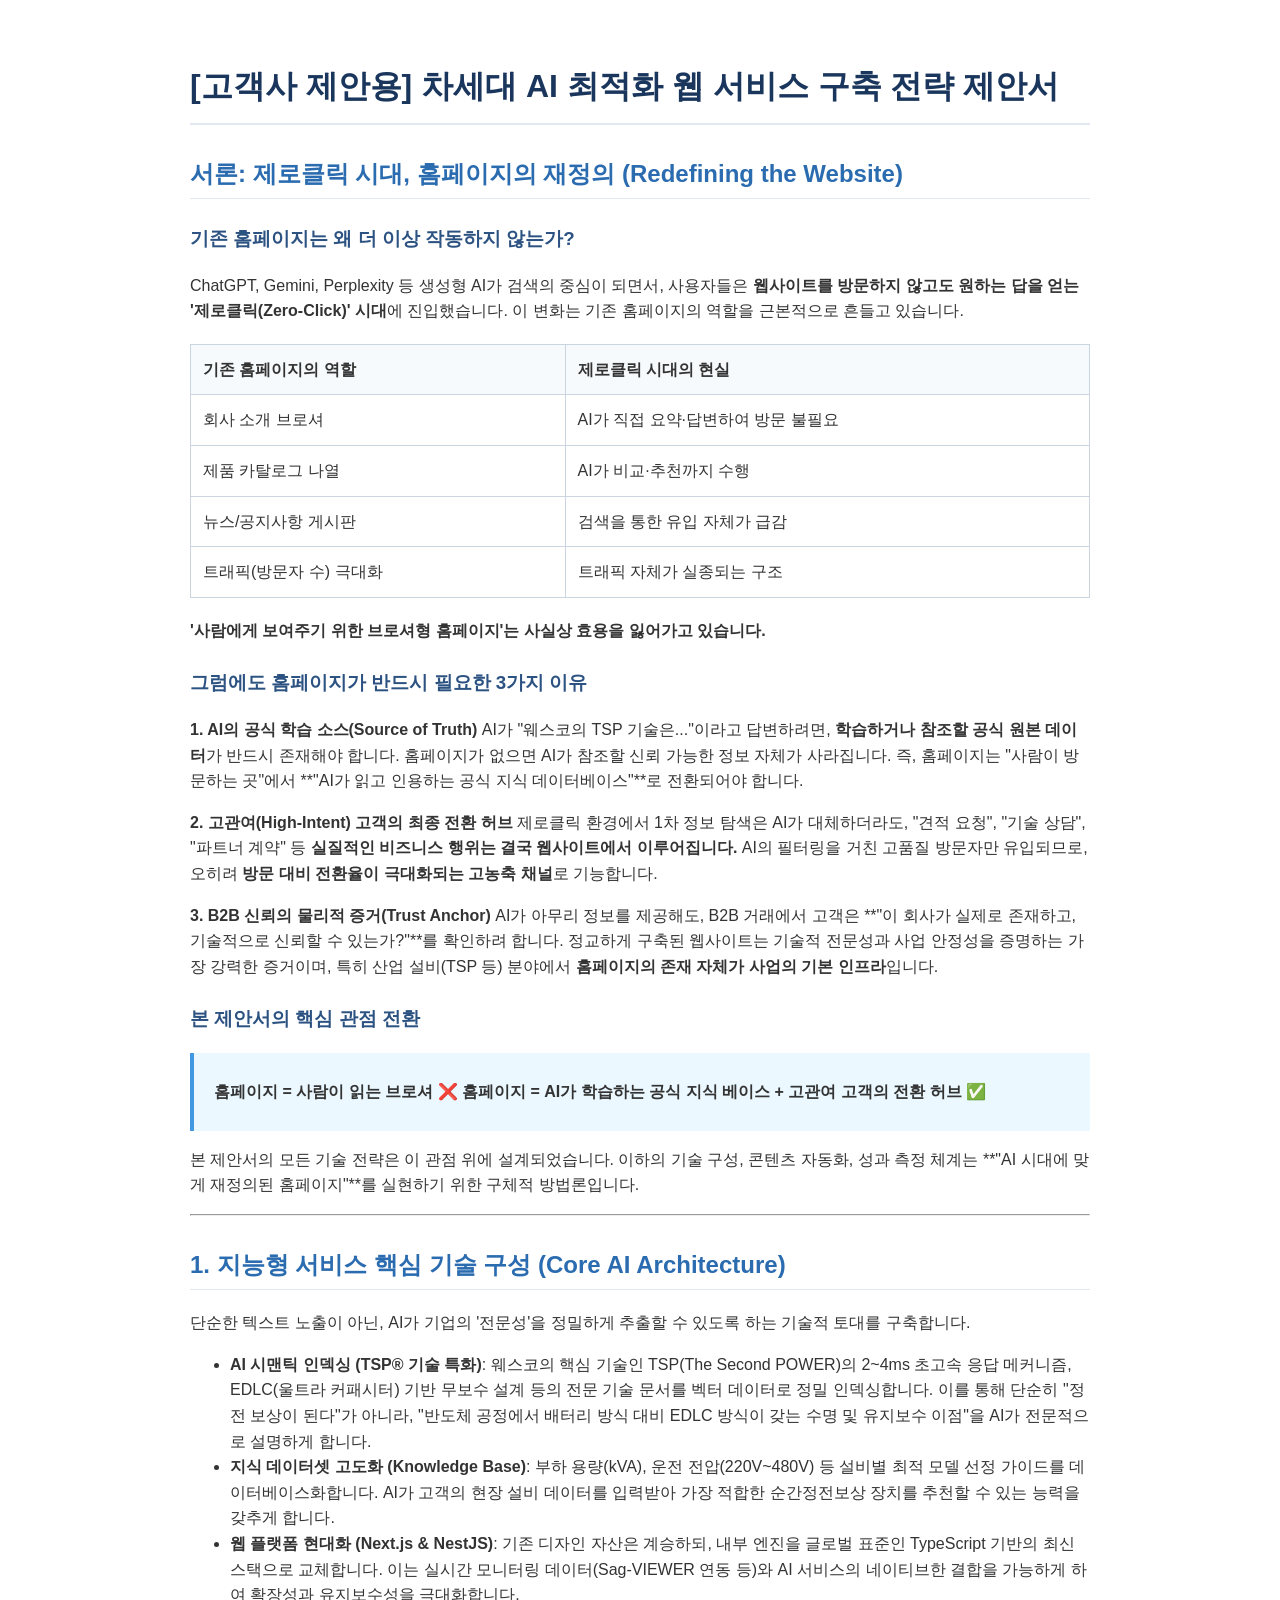
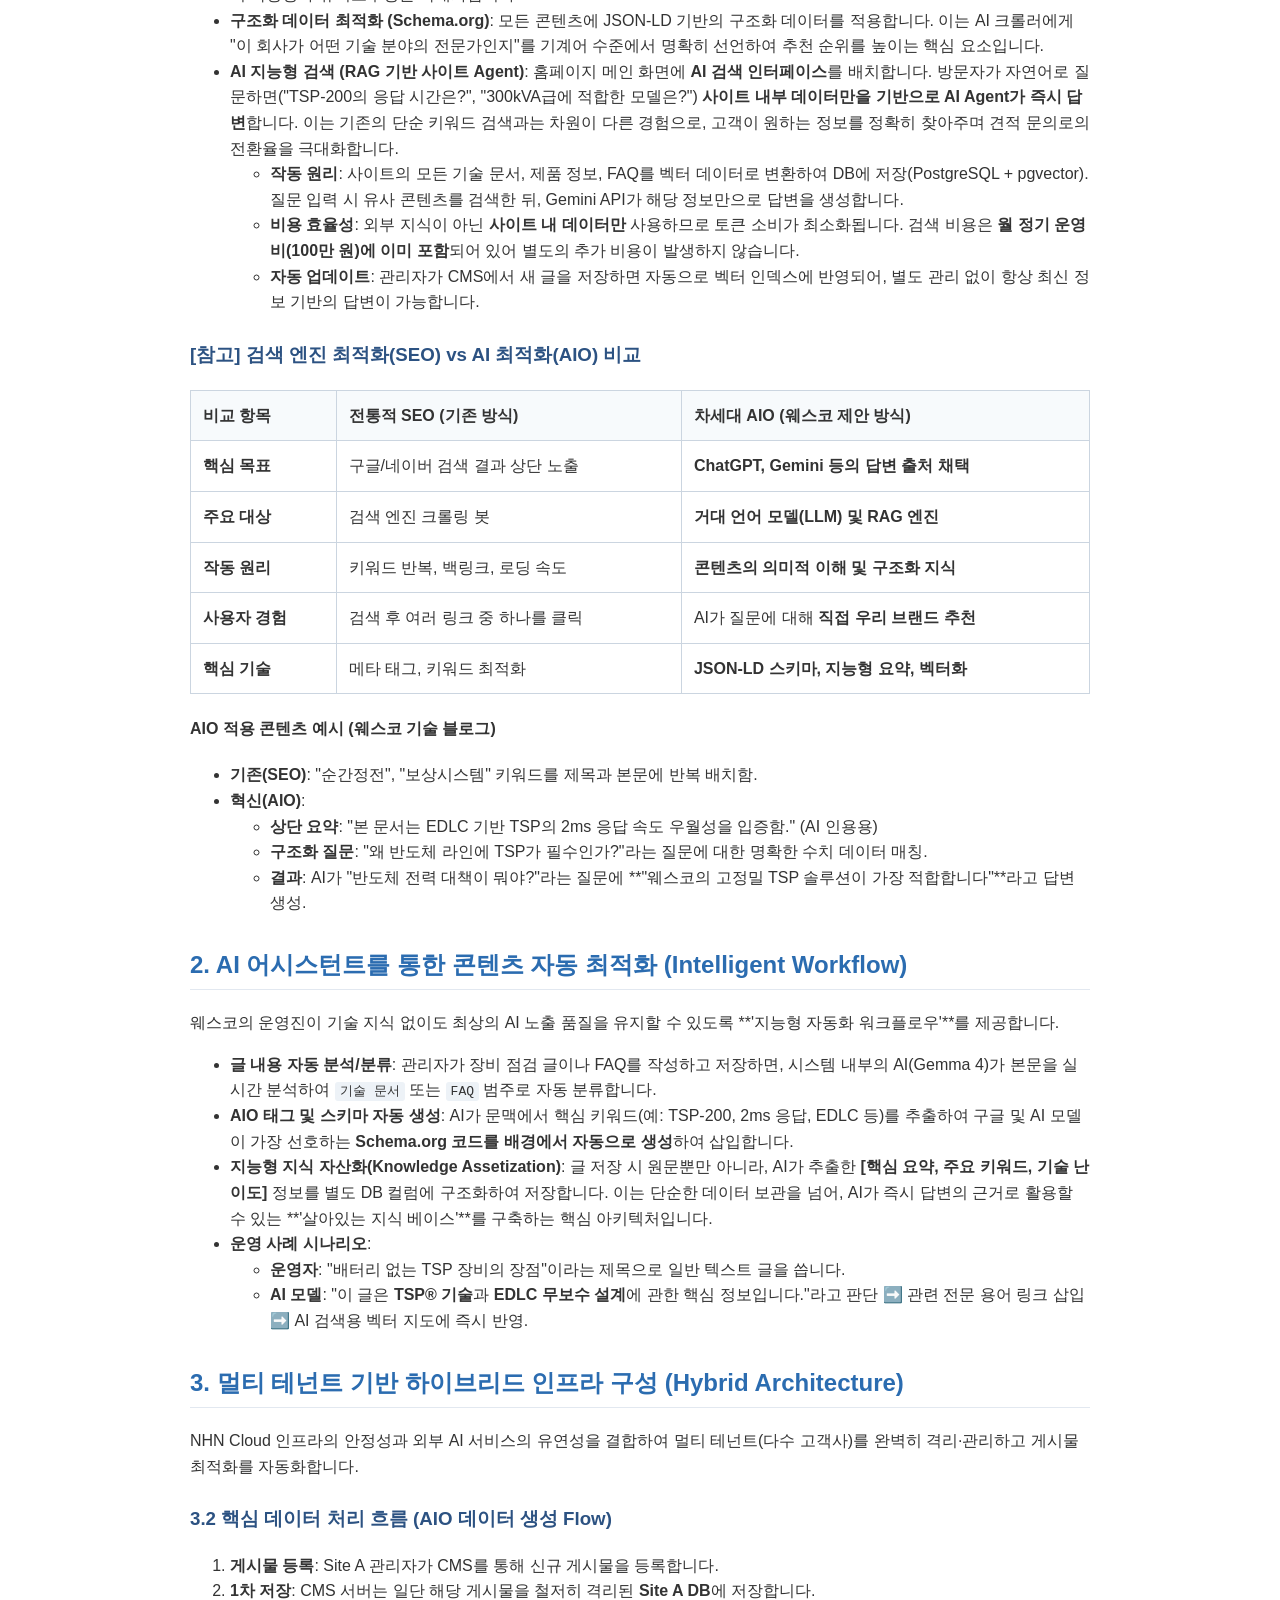
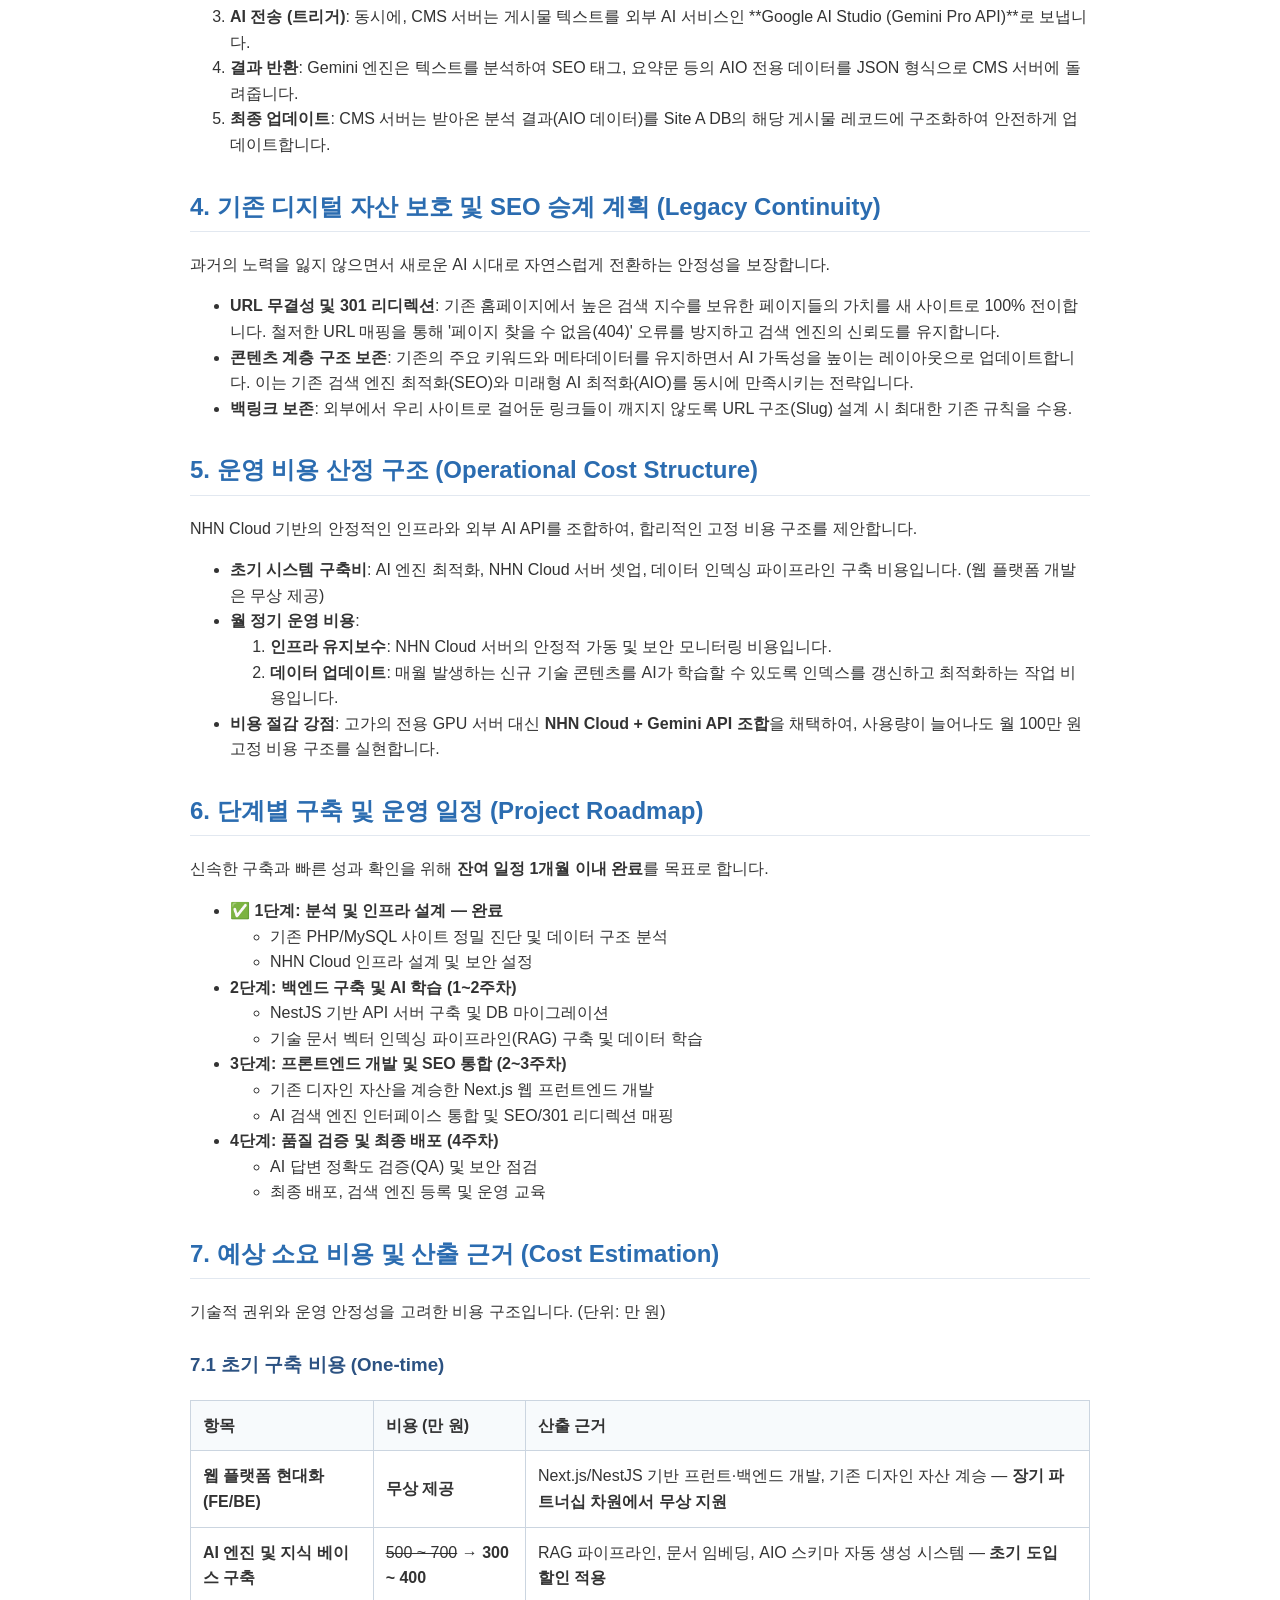
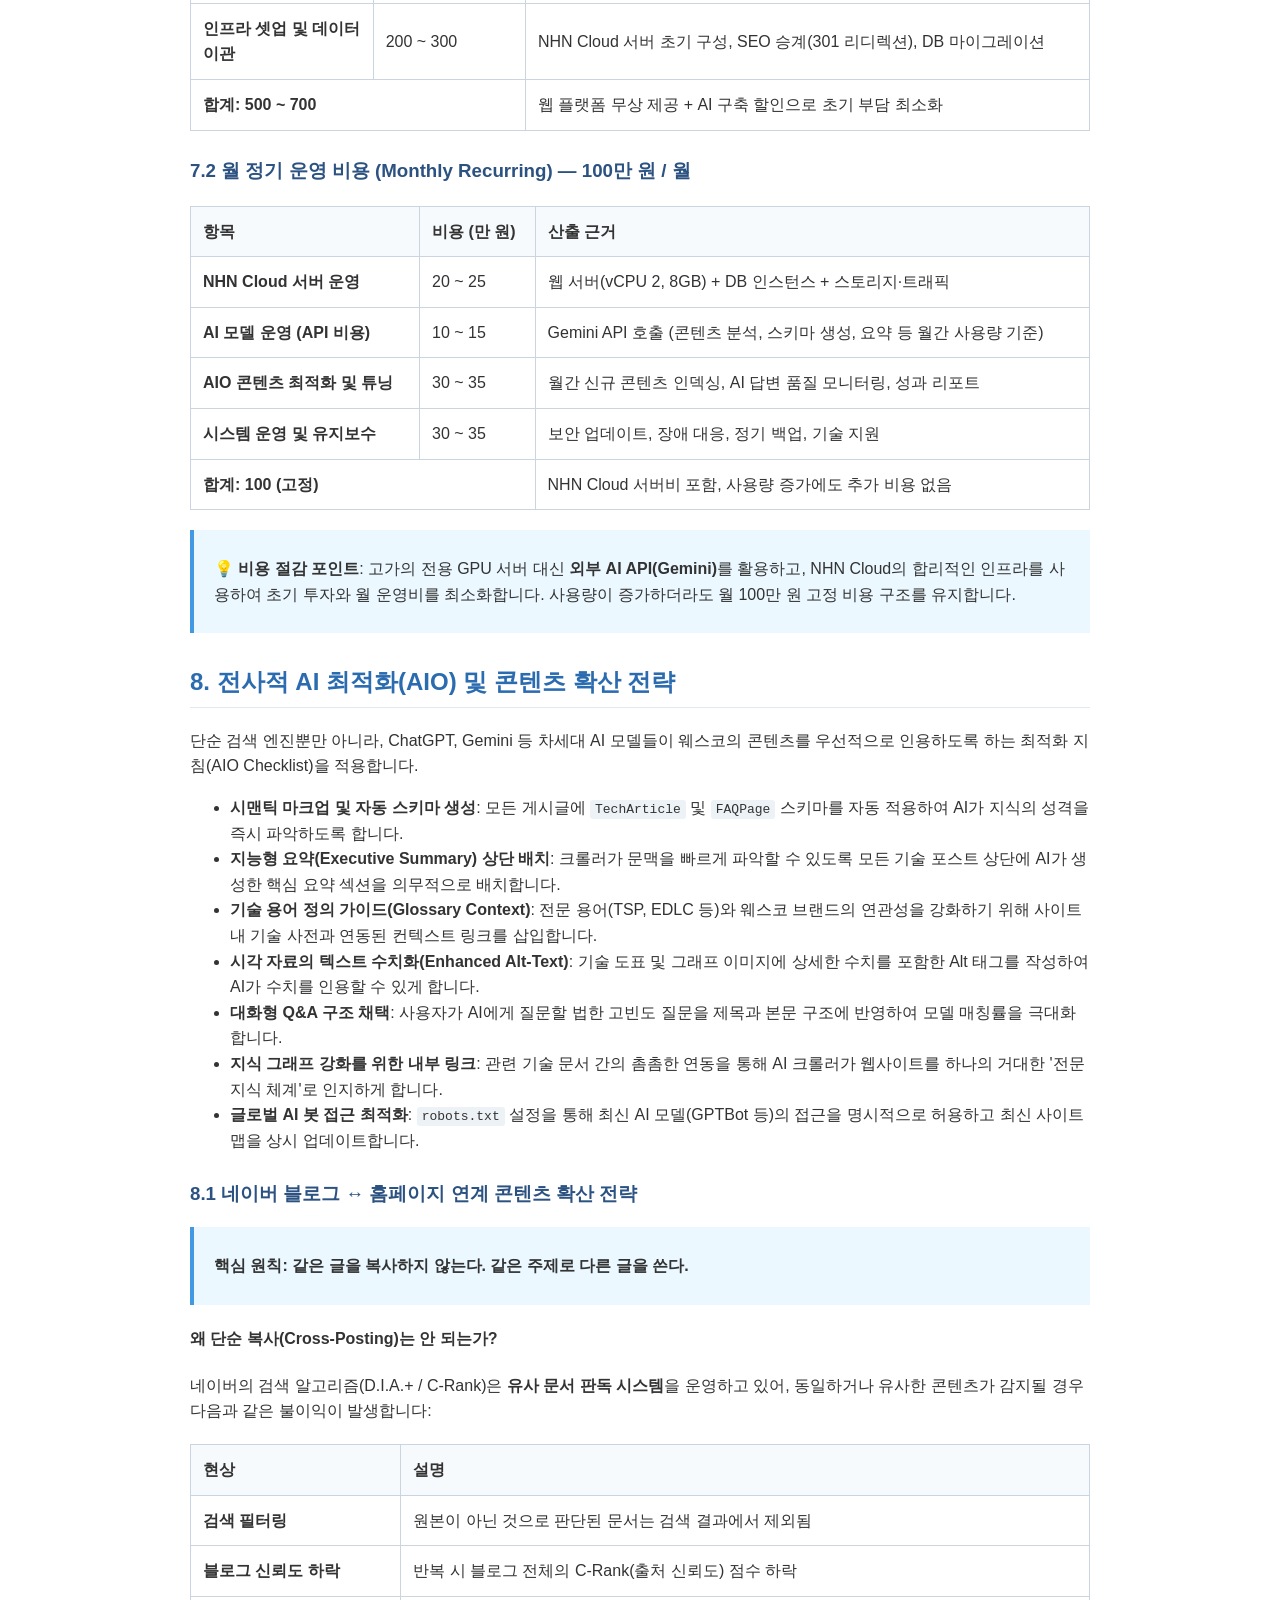
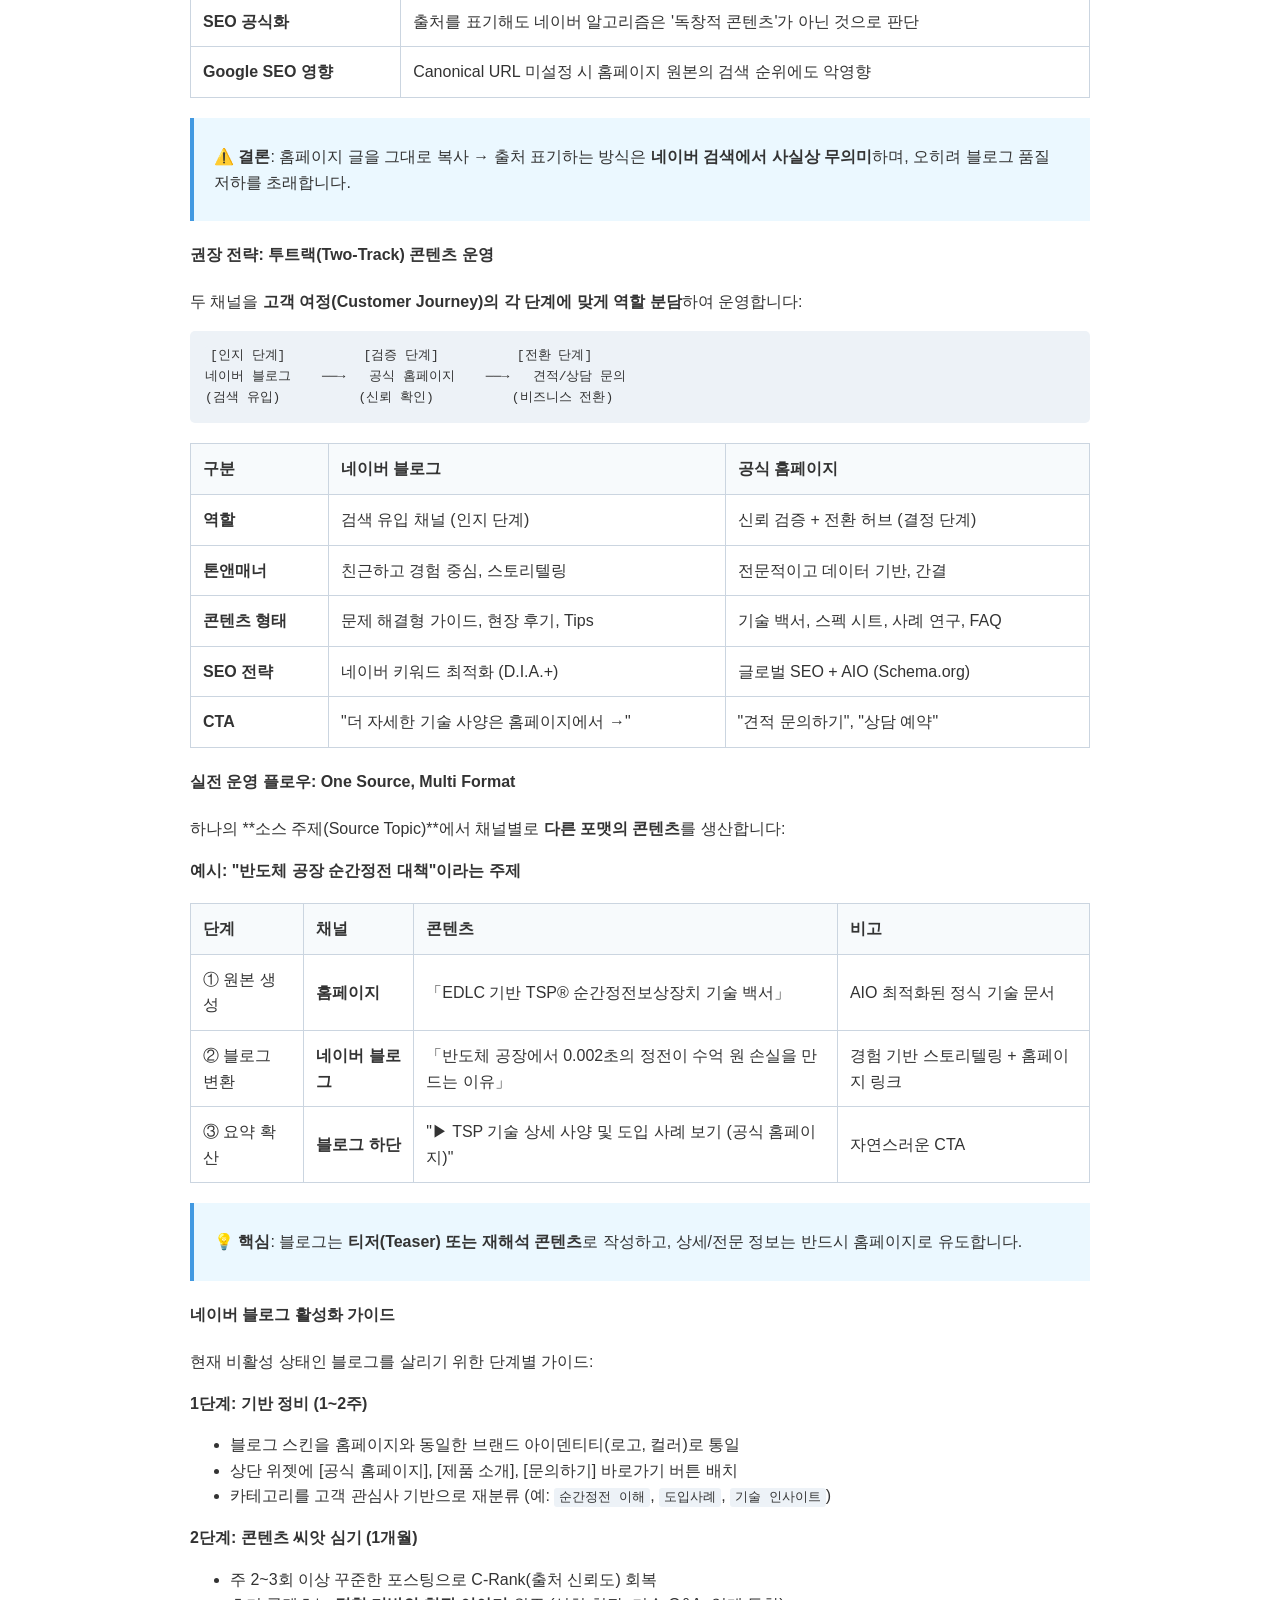
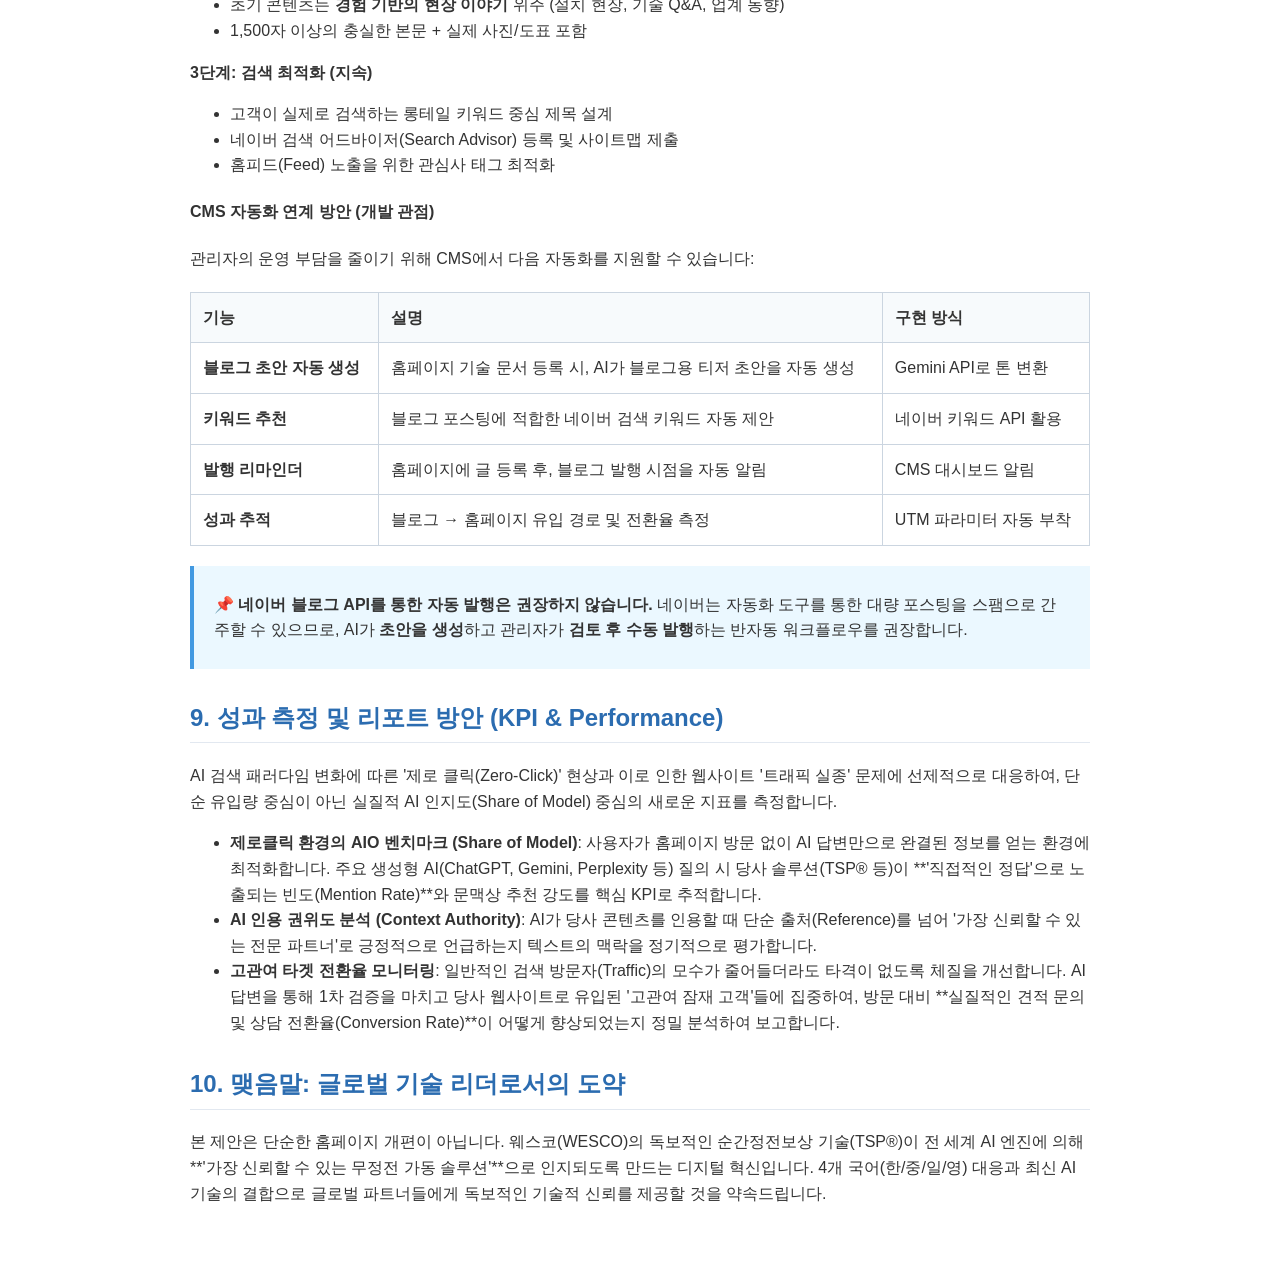
<file: wesco/ai_strategy_proposal.html>
<!DOCTYPE html>
<html lang="ko">
<head>
  <meta charset="UTF-8">
  <meta name="viewport" content="width=device-width, initial-scale=1.0">
  <title>AI 최적화 전략 제안서</title>
  <style>
    body {
      font-family: 'Malgun Gothic', 'Apple SD Gothic Neo', sans-serif;
      line-height: 1.6;
      color: #333;
      max-width: 900px;
      margin: 0 auto;
      padding: 40px 20px;
    }
    h1 { color: #1a365d; border-bottom: 2px solid #e2e8f0; padding-bottom: 10px; }
    h2 { color: #2b6cb0; margin-top: 30px; border-bottom: 1px solid #e2e8f0; padding-bottom: 5px; }
    h3 { color: #2c5282; margin-top: 25px; }
    table { border-collapse: collapse; width: 100%; margin: 20px 0; }
    th, td { border: 1px solid #cbd5e0; padding: 12px; text-align: left; }
    th { background-color: #f7fafc; font-weight: bold; }
    code { background-color: #edf2f7; padding: 2px 5px; border-radius: 3px; font-family: monospace; }
    pre { background-color: #edf2f7; padding: 15px; border-radius: 5px; overflow-x: auto; }
    blockquote { border-left: 4px solid #4299e1; background-color: #ebf8ff; margin: 0; padding: 10px 20px; }
  </style>
</head>
<body>
  <h1>[고객사 제안용] 차세대 AI 최적화 웹 서비스 구축 전략 제안서</h1>
<h2>서론: 제로클릭 시대, 홈페이지의 재정의 (Redefining the Website)</h2>
<h3>기존 홈페이지는 왜 더 이상 작동하지 않는가?</h3>
<p>ChatGPT, Gemini, Perplexity 등 생성형 AI가 검색의 중심이 되면서, 사용자들은 <strong>웹사이트를 방문하지 않고도 원하는 답을 얻는 &#39;제로클릭(Zero-Click)&#39; 시대</strong>에 진입했습니다. 이 변화는 기존 홈페이지의 역할을 근본적으로 흔들고 있습니다.</p>
<table>
<thead>
<tr>
<th align="left">기존 홈페이지의 역할</th>
<th align="left">제로클릭 시대의 현실</th>
</tr>
</thead>
<tbody><tr>
<td align="left">회사 소개 브로셔</td>
<td align="left">AI가 직접 요약·답변하여 방문 불필요</td>
</tr>
<tr>
<td align="left">제품 카탈로그 나열</td>
<td align="left">AI가 비교·추천까지 수행</td>
</tr>
<tr>
<td align="left">뉴스/공지사항 게시판</td>
<td align="left">검색을 통한 유입 자체가 급감</td>
</tr>
<tr>
<td align="left">트래픽(방문자 수) 극대화</td>
<td align="left">트래픽 자체가 실종되는 구조</td>
</tr>
</tbody></table>
<p><strong>&#39;사람에게 보여주기 위한 브로셔형 홈페이지&#39;는 사실상 효용을 잃어가고 있습니다.</strong></p>
<h3>그럼에도 홈페이지가 반드시 필요한 3가지 이유</h3>
<p><strong>1. AI의 공식 학습 소스(Source of Truth)</strong>
AI가 &quot;웨스코의 TSP 기술은...&quot;이라고 답변하려면, <strong>학습하거나 참조할 공식 원본 데이터</strong>가 반드시 존재해야 합니다. 홈페이지가 없으면 AI가 참조할 신뢰 가능한 정보 자체가 사라집니다. 즉, 홈페이지는 &quot;사람이 방문하는 곳&quot;에서 **&quot;AI가 읽고 인용하는 공식 지식 데이터베이스&quot;**로 전환되어야 합니다.</p>
<p><strong>2. 고관여(High-Intent) 고객의 최종 전환 허브</strong>
제로클릭 환경에서 1차 정보 탐색은 AI가 대체하더라도, &quot;견적 요청&quot;, &quot;기술 상담&quot;, &quot;파트너 계약&quot; 등 <strong>실질적인 비즈니스 행위는 결국 웹사이트에서 이루어집니다.</strong> AI의 필터링을 거친 고품질 방문자만 유입되므로, 오히려 <strong>방문 대비 전환율이 극대화되는 고농축 채널</strong>로 기능합니다.</p>
<p><strong>3. B2B 신뢰의 물리적 증거(Trust Anchor)</strong>
AI가 아무리 정보를 제공해도, B2B 거래에서 고객은 **&quot;이 회사가 실제로 존재하고, 기술적으로 신뢰할 수 있는가?&quot;**를 확인하려 합니다. 정교하게 구축된 웹사이트는 기술적 전문성과 사업 안정성을 증명하는 가장 강력한 증거이며, 특히 산업 설비(TSP 등) 분야에서 <strong>홈페이지의 존재 자체가 사업의 기본 인프라</strong>입니다.</p>
<h3>본 제안서의 핵심 관점 전환</h3>
<blockquote>
<p><strong>홈페이지 = 사람이 읽는 브로셔 ❌</strong>
<strong>홈페이지 = AI가 학습하는 공식 지식 베이스 + 고관여 고객의 전환 허브 ✅</strong></p>
</blockquote>
<p>본 제안서의 모든 기술 전략은 이 관점 위에 설계되었습니다. 이하의 기술 구성, 콘텐츠 자동화, 성과 측정 체계는 **&quot;AI 시대에 맞게 재정의된 홈페이지&quot;**를 실현하기 위한 구체적 방법론입니다.</p>
<hr>
<h2>1. 지능형 서비스 핵심 기술 구성 (Core AI Architecture)</h2>
<p>단순한 텍스트 노출이 아닌, AI가 기업의 &#39;전문성&#39;을 정밀하게 추출할 수 있도록 하는 기술적 토대를 구축합니다.</p>
<ul>
<li><strong>AI 시맨틱 인덱싱 (TSP® 기술 특화)</strong>: 웨스코의 핵심 기술인 TSP(The Second POWER)의 2~4ms 초고속 응답 메커니즘, EDLC(울트라 커패시터) 기반 무보수 설계 등의 전문 기술 문서를 벡터 데이터로 정밀 인덱싱합니다. 이를 통해 단순히 &quot;정전 보상이 된다&quot;가 아니라, &quot;반도체 공정에서 배터리 방식 대비 EDLC 방식이 갖는 수명 및 유지보수 이점&quot;을 AI가 전문적으로 설명하게 합니다.</li>
<li><strong>지식 데이터셋 고도화 (Knowledge Base)</strong>: 부하 용량(kVA), 운전 전압(220V~480V) 등 설비별 최적 모델 선정 가이드를 데이터베이스화합니다. AI가 고객의 현장 설비 데이터를 입력받아 가장 적합한 순간정전보상 장치를 추천할 수 있는 능력을 갖추게 합니다.</li>
<li><strong>웹 플랫폼 현대화 (Next.js &amp; NestJS)</strong>: 기존 디자인 자산은 계승하되, 내부 엔진을 글로벌 표준인 TypeScript 기반의 최신 스택으로 교체합니다. 이는 실시간 모니터링 데이터(Sag-VIEWER 연동 등)와 AI 서비스의 네이티브한 결합을 가능하게 하여 확장성과 유지보수성을 극대화합니다.</li>
<li><strong>구조화 데이터 최적화 (Schema.org)</strong>: 모든 콘텐츠에 JSON-LD 기반의 구조화 데이터를 적용합니다. 이는 AI 크롤러에게 &quot;이 회사가 어떤 기술 분야의 전문가인지&quot;를 기계어 수준에서 명확히 선언하여 추천 순위를 높이는 핵심 요소입니다.</li>
<li><strong>AI 지능형 검색 (RAG 기반 사이트 Agent)</strong>: 홈페이지 메인 화면에 <strong>AI 검색 인터페이스</strong>를 배치합니다. 방문자가 자연어로 질문하면("TSP-200의 응답 시간은?", "300kVA급에 적합한 모델은?") <strong>사이트 내부 데이터만을 기반으로 AI Agent가 즉시 답변</strong>합니다. 이는 기존의 단순 키워드 검색과는 차원이 다른 경험으로, 고객이 원하는 정보를 정확히 찾아주며 견적 문의로의 전환율을 극대화합니다.
<ul>
<li><strong>작동 원리</strong>: 사이트의 모든 기술 문서, 제품 정보, FAQ를 벡터 데이터로 변환하여 DB에 저장(PostgreSQL + pgvector). 질문 입력 시 유사 콘텐츠를 검색한 뒤, Gemini API가 해당 정보만으로 답변을 생성합니다.</li>
<li><strong>비용 효율성</strong>: 외부 지식이 아닌 <strong>사이트 내 데이터만</strong> 사용하므로 토큰 소비가 최소화됩니다. 검색 비용은 <strong>월 정기 운영비(100만 원)에 이미 포함</strong>되어 있어 별도의 추가 비용이 발생하지 않습니다.</li>
<li><strong>자동 업데이트</strong>: 관리자가 CMS에서 새 글을 저장하면 자동으로 벡터 인덱스에 반영되어, 별도 관리 없이 항상 최신 정보 기반의 답변이 가능합니다.</li>
</ul>
</li>
</ul>
<h3>[참고] 검색 엔진 최적화(SEO) vs AI 최적화(AIO) 비교</h3>
<table>
<thead>
<tr>
<th align="left">비교 항목</th>
<th align="left">전통적 SEO (기존 방식)</th>
<th align="left">차세대 AIO (웨스코 제안 방식)</th>
</tr>
</thead>
<tbody><tr>
<td align="left"><strong>핵심 목표</strong></td>
<td align="left">구글/네이버 검색 결과 상단 노출</td>
<td align="left"><strong>ChatGPT, Gemini 등의 답변 출처 채택</strong></td>
</tr>
<tr>
<td align="left"><strong>주요 대상</strong></td>
<td align="left">검색 엔진 크롤링 봇</td>
<td align="left"><strong>거대 언어 모델(LLM) 및 RAG 엔진</strong></td>
</tr>
<tr>
<td align="left"><strong>작동 원리</strong></td>
<td align="left">키워드 반복, 백링크, 로딩 속도</td>
<td align="left"><strong>콘텐츠의 의미적 이해 및 구조화 지식</strong></td>
</tr>
<tr>
<td align="left"><strong>사용자 경험</strong></td>
<td align="left">검색 후 여러 링크 중 하나를 클릭</td>
<td align="left">AI가 질문에 대해 <strong>직접 우리 브랜드 추천</strong></td>
</tr>
<tr>
<td align="left"><strong>핵심 기술</strong></td>
<td align="left">메타 태그, 키워드 최적화</td>
<td align="left"><strong>JSON-LD 스키마, 지능형 요약, 벡터화</strong></td>
</tr>
</tbody></table>
<h4><strong>AIO 적용 콘텐츠 예시 (웨스코 기술 블로그)</strong></h4>
<ul>
<li><strong>기존(SEO)</strong>: &quot;순간정전&quot;, &quot;보상시스템&quot; 키워드를 제목과 본문에 반복 배치함.</li>
<li><strong>혁신(AIO)</strong>: <ul>
<li><strong>상단 요약</strong>: &quot;본 문서는 EDLC 기반 TSP의 2ms 응답 속도 우월성을 입증함.&quot; (AI 인용용)</li>
<li><strong>구조화 질문</strong>: &quot;왜 반도체 라인에 TSP가 필수인가?&quot;라는 질문에 대한 명확한 수치 데이터 매칭.</li>
<li><strong>결과</strong>: AI가 &quot;반도체 전력 대책이 뭐야?&quot;라는 질문에 **&quot;웨스코의 고정밀 TSP 솔루션이 가장 적합합니다&quot;**라고 답변 생성.</li>
</ul>
</li>
</ul>
<h2>2. AI 어시스턴트를 통한 콘텐츠 자동 최적화 (Intelligent Workflow)</h2>
<p>웨스코의 운영진이 기술 지식 없이도 최상의 AI 노출 품질을 유지할 수 있도록 **&#39;지능형 자동화 워크플로우&#39;**를 제공합니다.</p>
<ul>
<li><strong>글 내용 자동 분석/분류</strong>: 관리자가 장비 점검 글이나 FAQ를 작성하고 저장하면, 시스템 내부의 AI(Gemma 4)가 본문을 실시간 분석하여 <code>기술 문서</code> 또는 <code>FAQ</code> 범주로 자동 분류합니다.</li>
<li><strong>AIO 태그 및 스키마 자동 생성</strong>: AI가 문맥에서 핵심 키워드(예: TSP-200, 2ms 응답, EDLC 등)를 추출하여 구글 및 AI 모델이 가장 선호하는 <strong>Schema.org 코드를 배경에서 자동으로 생성</strong>하여 삽입합니다.</li>
<li><strong>지능형 지식 자산화(Knowledge Assetization)</strong>: 글 저장 시 원문뿐만 아니라, AI가 추출한 <strong>[핵심 요약, 주요 키워드, 기술 난이도]</strong> 정보를 별도 DB 컬럼에 구조화하여 저장합니다. 이는 단순한 데이터 보관을 넘어, AI가 즉시 답변의 근거로 활용할 수 있는 **&#39;살아있는 지식 베이스&#39;**를 구축하는 핵심 아키텍처입니다.</li>
<li><strong>운영 사례 시나리오</strong>:<ul>
<li><strong>운영자</strong>: &quot;배터리 없는 TSP 장비의 장점&quot;이라는 제목으로 일반 텍스트 글을 씁니다.</li>
<li><strong>AI 모델</strong>: &quot;이 글은 <strong>TSP® 기술</strong>과 <strong>EDLC 무보수 설계</strong>에 관한 핵심 정보입니다.&quot;라고 판단 ➡️ 관련 전문 용어 링크 삽입 ➡️ AI 검색용 벡터 지도에 즉시 반영.</li>
</ul>
</li>
</ul>
<h2>3. 멀티 테넌트 기반 하이브리드 인프라 구성 (Hybrid Architecture)</h2>
<p>NHN Cloud 인프라의 안정성과 외부 AI 서비스의 유연성을 결합하여 멀티 테넌트(다수 고객사)를 완벽히 격리·관리하고 게시물 최적화를 자동화합니다.</p>
<h3>3.2 핵심 데이터 처리 흐름 (AIO 데이터 생성 Flow)</h3>
<ol>
<li><strong>게시물 등록</strong>: Site A 관리자가 CMS를 통해 신규 게시물을 등록합니다.</li>
<li><strong>1차 저장</strong>: CMS 서버는 일단 해당 게시물을 철저히 격리된 <strong>Site A DB</strong>에 저장합니다.</li>
<li><strong>AI 전송 (트리거)</strong>: 동시에, CMS 서버는 게시물 텍스트를 외부 AI 서비스인 **Google AI Studio (Gemini Pro API)**로 보냅니다.</li>
<li><strong>결과 반환</strong>: Gemini 엔진은 텍스트를 분석하여 SEO 태그, 요약문 등의 AIO 전용 데이터를 JSON 형식으로 CMS 서버에 돌려줍니다.</li>
<li><strong>최종 업데이트</strong>: CMS 서버는 받아온 분석 결과(AIO 데이터)를 Site A DB의 해당 게시물 레코드에 구조화하여 안전하게 업데이트합니다.</li>
</ol>
<h2>4. 기존 디지털 자산 보호 및 SEO 승계 계획 (Legacy Continuity)</h2>
<p>과거의 노력을 잃지 않으면서 새로운 AI 시대로 자연스럽게 전환하는 안정성을 보장합니다.</p>
<ul>
<li><strong>URL 무결성 및 301 리디렉션</strong>: 기존 홈페이지에서 높은 검색 지수를 보유한 페이지들의 가치를 새 사이트로 100% 전이합니다. 철저한 URL 매핑을 통해 &#39;페이지 찾을 수 없음(404)&#39; 오류를 방지하고 검색 엔진의 신뢰도를 유지합니다.</li>
<li><strong>콘텐츠 계층 구조 보존</strong>: 기존의 주요 키워드와 메타데이터를 유지하면서 AI 가독성을 높이는 레이아웃으로 업데이트합니다. 이는 기존 검색 엔진 최적화(SEO)와 미래형 AI 최적화(AIO)를 동시에 만족시키는 전략입니다.</li>
<li><strong>백링크 보존</strong>: 외부에서 우리 사이트로 걸어둔 링크들이 깨지지 않도록 URL 구조(Slug) 설계 시 최대한 기존 규칙을 수용.</li>
</ul>
<h2>5. 운영 비용 산정 구조 (Operational Cost Structure)</h2>
<p>NHN Cloud 기반의 안정적인 인프라와 외부 AI API를 조합하여, 합리적인 고정 비용 구조를 제안합니다.</p>
<ul>
<li><strong>초기 시스템 구축비</strong>: AI 엔진 최적화, NHN Cloud 서버 셋업, 데이터 인덱싱 파이프라인 구축 비용입니다. (웹 플랫폼 개발은 무상 제공)</li>
<li><strong>월 정기 운영 비용</strong>: <ol>
<li><strong>인프라 유지보수</strong>: NHN Cloud 서버의 안정적 가동 및 보안 모니터링 비용입니다.</li>
<li><strong>데이터 업데이트</strong>: 매월 발생하는 신규 기술 콘텐츠를 AI가 학습할 수 있도록 인덱스를 갱신하고 최적화하는 작업 비용입니다.</li>
</ol>
</li>
<li><strong>비용 절감 강점</strong>: 고가의 전용 GPU 서버 대신 <strong>NHN Cloud + Gemini API 조합</strong>을 채택하여, 사용량이 늘어나도 월 100만 원 고정 비용 구조를 실현합니다.</li>
</ul>
<h2>6. 단계별 구축 및 운영 일정 (Project Roadmap)</h2>
<p>신속한 구축과 빠른 성과 확인을 위해 <strong>잔여 일정 1개월 이내 완료</strong>를 목표로 합니다.</p>
<ul>
<li><strong>✅ 1단계: 분석 및 인프라 설계 — 완료</strong><ul>
<li>기존 PHP/MySQL 사이트 정밀 진단 및 데이터 구조 분석</li>
<li>NHN Cloud 인프라 설계 및 보안 설정</li>
</ul>
</li>
<li><strong>2단계: 백엔드 구축 및 AI 학습 (1~2주차)</strong><ul>
<li>NestJS 기반 API 서버 구축 및 DB 마이그레이션</li>
<li>기술 문서 벡터 인덱싱 파이프라인(RAG) 구축 및 데이터 학습</li>
</ul>
</li>
<li><strong>3단계: 프론트엔드 개발 및 SEO 통합 (2~3주차)</strong><ul>
<li>기존 디자인 자산을 계승한 Next.js 웹 프런트엔드 개발</li>
<li>AI 검색 엔진 인터페이스 통합 및 SEO/301 리디렉션 매핑</li>
</ul>
</li>
<li><strong>4단계: 품질 검증 및 최종 배포 (4주차)</strong><ul>
<li>AI 답변 정확도 검증(QA) 및 보안 점검</li>
<li>최종 배포, 검색 엔진 등록 및 운영 교육</li>
</ul>
</li>
</ul>
<h2>7. 예상 소요 비용 및 산출 근거 (Cost Estimation)</h2>
<p>기술적 권위와 운영 안정성을 고려한 비용 구조입니다. (단위: 만 원)</p>
<h3>7.1 초기 구축 비용 (One-time)</h3>
<table>
<thead>
<tr>
<th align="left">항목</th>
<th align="right">비용 (만 원)</th>
<th align="left">산출 근거</th>
</tr>
</thead>
<tbody><tr>
<td align="left"><strong>웹 플랫폼 현대화 (FE/BE)</strong></td>
<td align="right"><strong>무상 제공</strong></td>
<td align="left">Next.js/NestJS 기반 프런트·백엔드 개발, 기존 디자인 자산 계승 — <strong>장기 파트너십 차원에서 무상 지원</strong></td>
</tr>
<tr>
<td align="left"><strong>AI 엔진 및 지식 베이스 구축</strong></td>
<td align="right"><s>500 ~ 700</s> → <strong>300 ~ 400</strong></td>
<td align="left">RAG 파이프라인, 문서 임베딩, AIO 스키마 자동 생성 시스템 — <strong>초기 도입 할인 적용</strong></td>
</tr>
<tr>
<td align="left"><strong>인프라 셋업 및 데이터 이관</strong></td>
<td align="right">200 ~ 300</td>
<td align="left">NHN Cloud 서버 초기 구성, SEO 승계(301 리디렉션), DB 마이그레이션</td>
</tr>
<tr>
<td align="left" colspan="2"><strong>합계: 500 ~ 700</strong></td>
<td align="left">웹 플랫폼 무상 제공 + AI 구축 할인으로 초기 부담 최소화</td>
</tr>
</tbody></table>
<h3>7.2 월 정기 운영 비용 (Monthly Recurring) — 100만 원 / 월</h3>
<table>
<thead>
<tr>
<th align="left">항목</th>
<th align="right">비용 (만 원)</th>
<th align="left">산출 근거</th>
</tr>
</thead>
<tbody><tr>
<td align="left"><strong>NHN Cloud 서버 운영</strong></td>
<td align="right">20 ~ 25</td>
<td align="left">웹 서버(vCPU 2, 8GB) + DB 인스턴스 + 스토리지·트래픽</td>
</tr>
<tr>
<td align="left"><strong>AI 모델 운영 (API 비용)</strong></td>
<td align="right">10 ~ 15</td>
<td align="left">Gemini API 호출 (콘텐츠 분석, 스키마 생성, 요약 등 월간 사용량 기준)</td>
</tr>
<tr>
<td align="left"><strong>AIO 콘텐츠 최적화 및 튜닝</strong></td>
<td align="right">30 ~ 35</td>
<td align="left">월간 신규 콘텐츠 인덱싱, AI 답변 품질 모니터링, 성과 리포트</td>
</tr>
<tr>
<td align="left"><strong>시스템 운영 및 유지보수</strong></td>
<td align="right">30 ~ 35</td>
<td align="left">보안 업데이트, 장애 대응, 정기 백업, 기술 지원</td>
</tr>
<tr>
<td align="left" colspan="2"><strong>합계: 100 (고정)</strong></td>
<td align="left">NHN Cloud 서버비 포함, 사용량 증가에도 추가 비용 없음</td>
</tr>
</tbody></table>
<blockquote>
<p>💡 <strong>비용 절감 포인트</strong>: 고가의 전용 GPU 서버 대신 <strong>외부 AI API(Gemini)</strong>를 활용하고, NHN Cloud의 합리적인 인프라를 사용하여 초기 투자와 월 운영비를 최소화합니다. 사용량이 증가하더라도 월 100만 원 고정 비용 구조를 유지합니다.</p>
</blockquote>
<h2>8. 전사적 AI 최적화(AIO) 및 콘텐츠 확산 전략</h2>
<p>단순 검색 엔진뿐만 아니라, ChatGPT, Gemini 등 차세대 AI 모델들이 웨스코의 콘텐츠를 우선적으로 인용하도록 하는 최적화 지침(AIO Checklist)을 적용합니다.</p>
<ul>
<li><strong>시맨틱 마크업 및 자동 스키마 생성</strong>: 모든 게시글에 <code>TechArticle</code> 및 <code>FAQPage</code> 스키마를 자동 적용하여 AI가 지식의 성격을 즉시 파악하도록 합니다. </li>
<li><strong>지능형 요약(Executive Summary) 상단 배치</strong>: 크롤러가 문맥을 빠르게 파악할 수 있도록 모든 기술 포스트 상단에 AI가 생성한 핵심 요약 섹션을 의무적으로 배치합니다.</li>
<li><strong>기술 용어 정의 가이드(Glossary Context)</strong>: 전문 용어(TSP, EDLC 등)와 웨스코 브랜드의 연관성을 강화하기 위해 사이트 내 기술 사전과 연동된 컨텍스트 링크를 삽입합니다.</li>
<li><strong>시각 자료의 텍스트 수치화(Enhanced Alt-Text)</strong>: 기술 도표 및 그래프 이미지에 상세한 수치를 포함한 Alt 태그를 작성하여 AI가 수치를 인용할 수 있게 합니다.</li>
<li><strong>대화형 Q&amp;A 구조 채택</strong>: 사용자가 AI에게 질문할 법한 고빈도 질문을 제목과 본문 구조에 반영하여 모델 매칭률을 극대화합니다.</li>
<li><strong>지식 그래프 강화를 위한 내부 링크</strong>: 관련 기술 문서 간의 촘촘한 연동을 통해 AI 크롤러가 웹사이트를 하나의 거대한 &#39;전문 지식 체계&#39;로 인지하게 합니다.</li>
<li><strong>글로벌 AI 봇 접근 최적화</strong>: <code>robots.txt</code> 설정을 통해 최신 AI 모델(GPTBot 등)의 접근을 명시적으로 허용하고 최신 사이트맵을 상시 업데이트합니다.</li>
</ul>
<h3>8.1 네이버 블로그 ↔ 홈페이지 연계 콘텐츠 확산 전략</h3>
<blockquote>
<p><strong>핵심 원칙: 같은 글을 복사하지 않는다. 같은 주제로 다른 글을 쓴다.</strong></p>
</blockquote>
<h4>왜 단순 복사(Cross-Posting)는 안 되는가?</h4>
<p>네이버의 검색 알고리즘(D.I.A.+ / C-Rank)은 <strong>유사 문서 판독 시스템</strong>을 운영하고 있어, 동일하거나 유사한 콘텐츠가 감지될 경우 다음과 같은 불이익이 발생합니다:</p>
<table>
<thead>
<tr>
<th align="left">현상</th>
<th align="left">설명</th>
</tr>
</thead>
<tbody><tr>
<td align="left"><strong>검색 필터링</strong></td>
<td align="left">원본이 아닌 것으로 판단된 문서는 검색 결과에서 제외됨</td>
</tr>
<tr>
<td align="left"><strong>블로그 신뢰도 하락</strong></td>
<td align="left">반복 시 블로그 전체의 C-Rank(출처 신뢰도) 점수 하락</td>
</tr>
<tr>
<td align="left"><strong>SEO 공식화</strong></td>
<td align="left">출처를 표기해도 네이버 알고리즘은 &#39;독창적 콘텐츠&#39;가 아닌 것으로 판단</td>
</tr>
<tr>
<td align="left"><strong>Google SEO 영향</strong></td>
<td align="left">Canonical URL 미설정 시 홈페이지 원본의 검색 순위에도 악영향</td>
</tr>
</tbody></table>
<blockquote>
<p>⚠️ <strong>결론</strong>: 홈페이지 글을 그대로 복사 → 출처 표기하는 방식은 <strong>네이버 검색에서 사실상 무의미</strong>하며, 오히려 블로그 품질 저하를 초래합니다.</p>
</blockquote>
<h4>권장 전략: 투트랙(Two-Track) 콘텐츠 운영</h4>
<p>두 채널을 <strong>고객 여정(Customer Journey)의 각 단계에 맞게 역할 분담</strong>하여 운영합니다:</p>
<pre><code>[인지 단계]          [검증 단계]          [전환 단계]
네이버 블로그    ──→   공식 홈페이지    ──→   견적/상담 문의
(검색 유입)          (신뢰 확인)          (비즈니스 전환)
</code></pre>
<table>
<thead>
<tr>
<th align="left">구분</th>
<th align="left">네이버 블로그</th>
<th align="left">공식 홈페이지</th>
</tr>
</thead>
<tbody><tr>
<td align="left"><strong>역할</strong></td>
<td align="left">검색 유입 채널 (인지 단계)</td>
<td align="left">신뢰 검증 + 전환 허브 (결정 단계)</td>
</tr>
<tr>
<td align="left"><strong>톤앤매너</strong></td>
<td align="left">친근하고 경험 중심, 스토리텔링</td>
<td align="left">전문적이고 데이터 기반, 간결</td>
</tr>
<tr>
<td align="left"><strong>콘텐츠 형태</strong></td>
<td align="left">문제 해결형 가이드, 현장 후기, Tips</td>
<td align="left">기술 백서, 스펙 시트, 사례 연구, FAQ</td>
</tr>
<tr>
<td align="left"><strong>SEO 전략</strong></td>
<td align="left">네이버 키워드 최적화 (D.I.A.+)</td>
<td align="left">글로벌 SEO + AIO (Schema.org)</td>
</tr>
<tr>
<td align="left"><strong>CTA</strong></td>
<td align="left">&quot;더 자세한 기술 사양은 홈페이지에서 →&quot;</td>
<td align="left">&quot;견적 문의하기&quot;, &quot;상담 예약&quot;</td>
</tr>
</tbody></table>
<h4>실전 운영 플로우: One Source, Multi Format</h4>
<p>하나의 **소스 주제(Source Topic)**에서 채널별로 <strong>다른 포맷의 콘텐츠</strong>를 생산합니다:</p>
<p><strong>예시: &quot;반도체 공장 순간정전 대책&quot;이라는 주제</strong></p>
<table>
<thead>
<tr>
<th align="left">단계</th>
<th align="left">채널</th>
<th align="left">콘텐츠</th>
<th align="left">비고</th>
</tr>
</thead>
<tbody><tr>
<td align="left">① 원본 생성</td>
<td align="left"><strong>홈페이지</strong></td>
<td align="left">「EDLC 기반 TSP® 순간정전보상장치 기술 백서」</td>
<td align="left">AIO 최적화된 정식 기술 문서</td>
</tr>
<tr>
<td align="left">② 블로그 변환</td>
<td align="left"><strong>네이버 블로그</strong></td>
<td align="left">「반도체 공장에서 0.002초의 정전이 수억 원 손실을 만드는 이유」</td>
<td align="left">경험 기반 스토리텔링 + 홈페이지 링크</td>
</tr>
<tr>
<td align="left">③ 요약 확산</td>
<td align="left"><strong>블로그 하단</strong></td>
<td align="left">&quot;▶ TSP 기술 상세 사양 및 도입 사례 보기 (공식 홈페이지)&quot;</td>
<td align="left">자연스러운 CTA</td>
</tr>
</tbody></table>
<blockquote>
<p>💡 <strong>핵심</strong>: 블로그는 <strong>티저(Teaser) 또는 재해석 콘텐츠</strong>로 작성하고, 상세/전문 정보는 반드시 홈페이지로 유도합니다.</p>
</blockquote>
<h4>네이버 블로그 활성화 가이드</h4>
<p>현재 비활성 상태인 블로그를 살리기 위한 단계별 가이드:</p>
<p><strong>1단계: 기반 정비 (1~2주)</strong></p>
<ul>
<li>블로그 스킨을 홈페이지와 동일한 브랜드 아이덴티티(로고, 컬러)로 통일</li>
<li>상단 위젯에 [공식 홈페이지], [제품 소개], [문의하기] 바로가기 버튼 배치</li>
<li>카테고리를 고객 관심사 기반으로 재분류 (예: <code>순간정전 이해</code>, <code>도입사례</code>, <code>기술 인사이트</code>)</li>
</ul>
<p><strong>2단계: 콘텐츠 씨앗 심기 (1개월)</strong></p>
<ul>
<li>주 2~3회 이상 꾸준한 포스팅으로 C-Rank(출처 신뢰도) 회복</li>
<li>초기 콘텐츠는 <strong>경험 기반의 현장 이야기</strong> 위주 (설치 현장, 기술 Q&amp;A, 업계 동향)</li>
<li>1,500자 이상의 충실한 본문 + 실제 사진/도표 포함</li>
</ul>
<p><strong>3단계: 검색 최적화 (지속)</strong></p>
<ul>
<li>고객이 실제로 검색하는 롱테일 키워드 중심 제목 설계</li>
<li>네이버 검색 어드바이저(Search Advisor) 등록 및 사이트맵 제출</li>
<li>홈피드(Feed) 노출을 위한 관심사 태그 최적화</li>
</ul>
<h4>CMS 자동화 연계 방안 (개발 관점)</h4>
<p>관리자의 운영 부담을 줄이기 위해 CMS에서 다음 자동화를 지원할 수 있습니다:</p>
<table>
<thead>
<tr>
<th align="left">기능</th>
<th align="left">설명</th>
<th align="left">구현 방식</th>
</tr>
</thead>
<tbody><tr>
<td align="left"><strong>블로그 초안 자동 생성</strong></td>
<td align="left">홈페이지 기술 문서 등록 시, AI가 블로그용 티저 초안을 자동 생성</td>
<td align="left">Gemini API로 톤 변환</td>
</tr>
<tr>
<td align="left"><strong>키워드 추천</strong></td>
<td align="left">블로그 포스팅에 적합한 네이버 검색 키워드 자동 제안</td>
<td align="left">네이버 키워드 API 활용</td>
</tr>
<tr>
<td align="left"><strong>발행 리마인더</strong></td>
<td align="left">홈페이지에 글 등록 후, 블로그 발행 시점을 자동 알림</td>
<td align="left">CMS 대시보드 알림</td>
</tr>
<tr>
<td align="left"><strong>성과 추적</strong></td>
<td align="left">블로그 → 홈페이지 유입 경로 및 전환율 측정</td>
<td align="left">UTM 파라미터 자동 부착</td>
</tr>
</tbody></table>
<blockquote>
<p>📌 <strong>네이버 블로그 API를 통한 자동 발행은 권장하지 않습니다.</strong> 네이버는 자동화 도구를 통한 대량 포스팅을 스팸으로 간주할 수 있으므로, AI가 <strong>초안을 생성</strong>하고 관리자가 <strong>검토 후 수동 발행</strong>하는 반자동 워크플로우를 권장합니다.</p>
</blockquote>
<h2>9. 성과 측정 및 리포트 방안 (KPI &amp; Performance)</h2>
<p>AI 검색 패러다임 변화에 따른 &#39;제로 클릭(Zero-Click)&#39; 현상과 이로 인한 웹사이트 &#39;트래픽 실종&#39; 문제에 선제적으로 대응하여, 단순 유입량 중심이 아닌 실질적 AI 인지도(Share of Model) 중심의 새로운 지표를 측정합니다.</p>
<ul>
<li><strong>제로클릭 환경의 AIO 벤치마크 (Share of Model)</strong>: 사용자가 홈페이지 방문 없이 AI 답변만으로 완결된 정보를 얻는 환경에 최적화합니다. 주요 생성형 AI(ChatGPT, Gemini, Perplexity 등) 질의 시 당사 솔루션(TSP® 등)이 **&#39;직접적인 정답&#39;으로 노출되는 빈도(Mention Rate)**와 문맥상 추천 강도를 핵심 KPI로 추적합니다.</li>
<li><strong>AI 인용 권위도 분석 (Context Authority)</strong>: AI가 당사 콘텐츠를 인용할 때 단순 출처(Reference)를 넘어 &#39;가장 신뢰할 수 있는 전문 파트너&#39;로 긍정적으로 언급하는지 텍스트의 맥락을 정기적으로 평가합니다.</li>
<li><strong>고관여 타겟 전환율 모니터링</strong>: 일반적인 검색 방문자(Traffic)의 모수가 줄어들더라도 타격이 없도록 체질을 개선합니다. AI 답변을 통해 1차 검증을 마치고 당사 웹사이트로 유입된 &#39;고관여 잠재 고객&#39;들에 집중하여, 방문 대비 **실질적인 견적 문의 및 상담 전환율(Conversion Rate)**이 어떻게 향상되었는지 정밀 분석하여 보고합니다.</li>
</ul>
<h2>10. 맺음말: 글로벌 기술 리더로서의 도약</h2>
<p>본 제안은 단순한 홈페이지 개편이 아닙니다. 웨스코(WESCO)의 독보적인 순간정전보상 기술(TSP®)이 전 세계 AI 엔진에 의해 **&#39;가장 신뢰할 수 있는 무정전 가동 솔루션&#39;**으로 인지되도록 만드는 디지털 혁신입니다. 4개 국어(한/중/일/영) 대응과 최신 AI 기술의 결합으로 글로벌 파트너들에게 독보적인 기술적 신뢰를 제공할 것을 약속드립니다.</p>


</body>
</html>
</file>
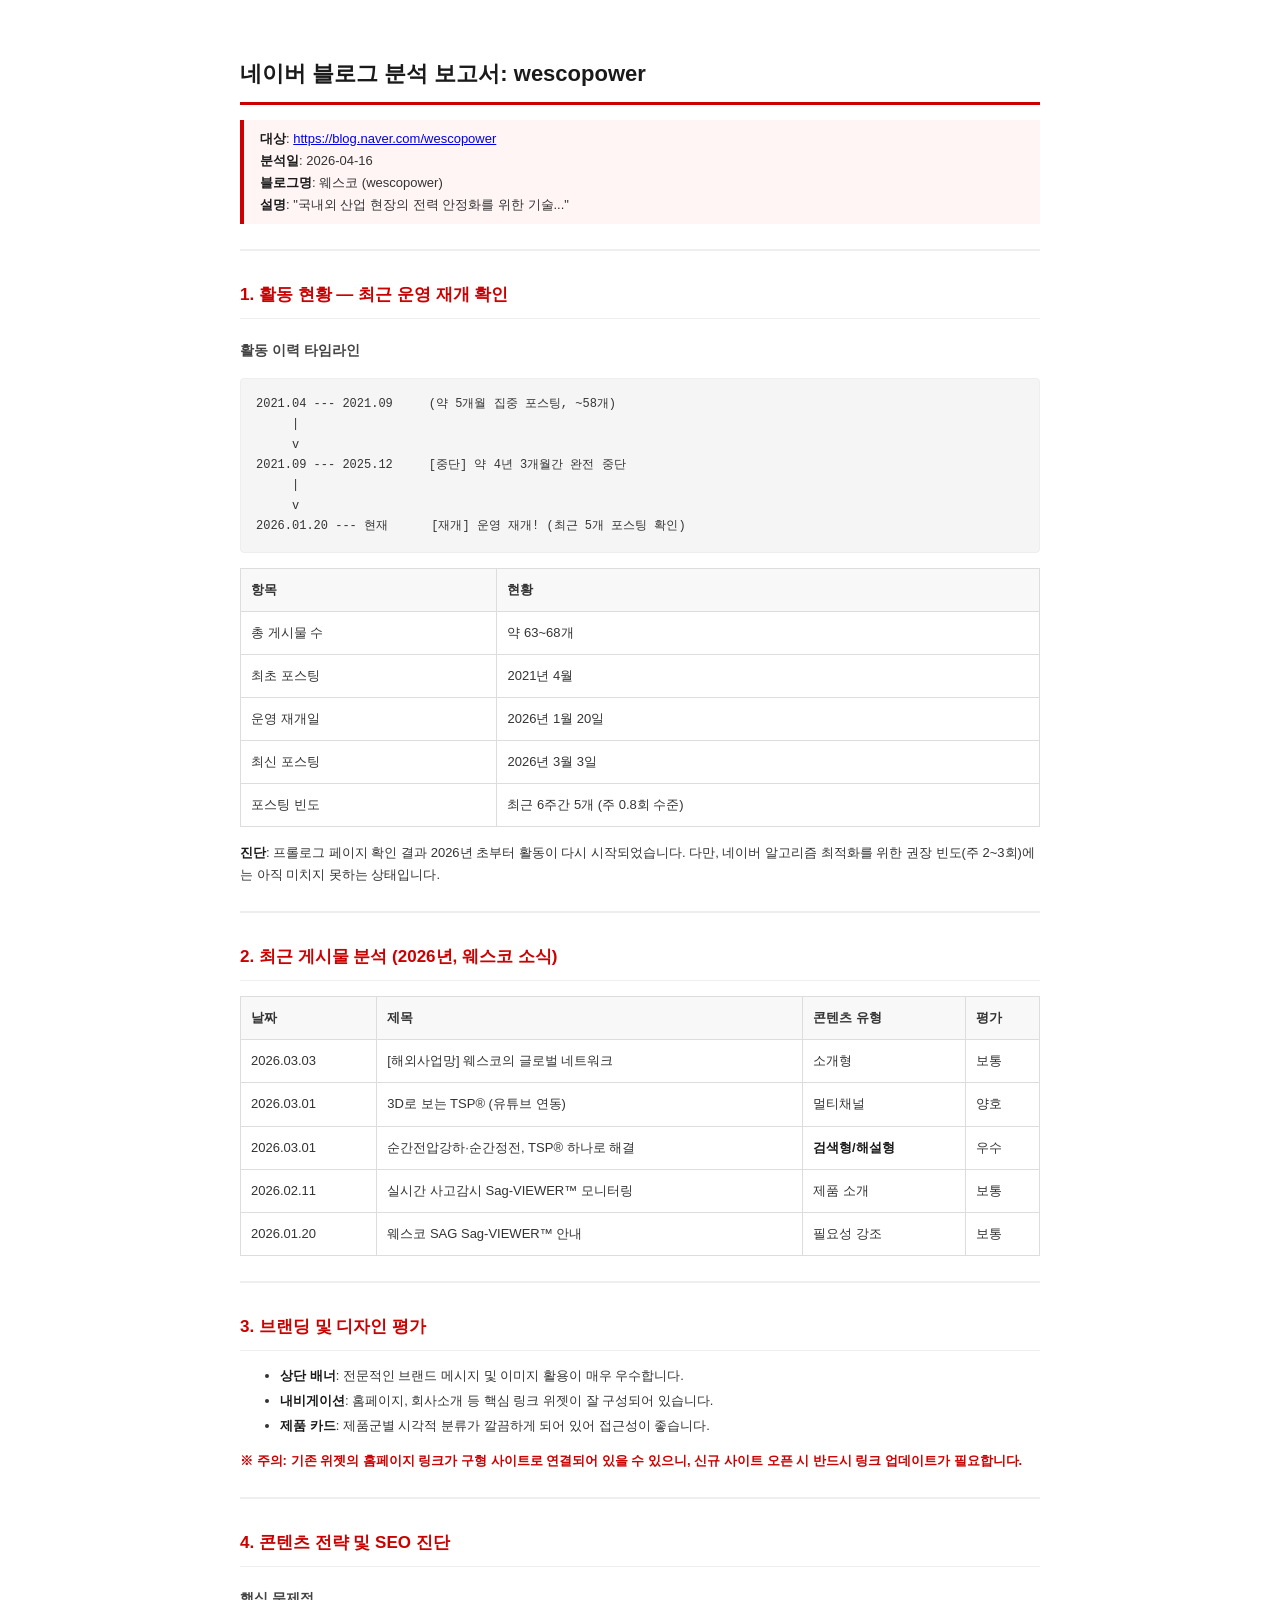
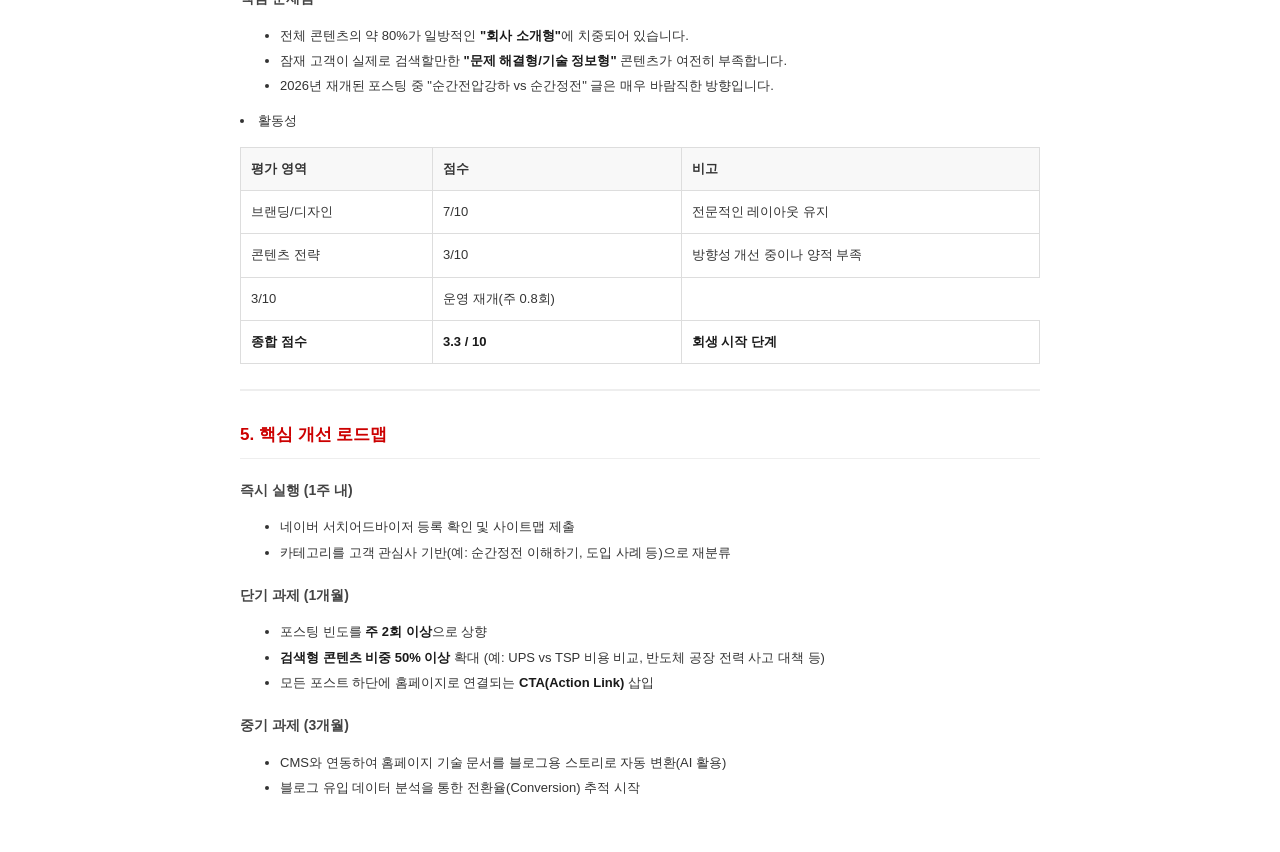
<file: wesco/naver_blog_analysis.html>
<!DOCTYPE html>
<html lang="ko">
<head>
<meta charset="utf-8">
<title>네이버 블로그 분석 보고서: wescopower</title>
<style>
@page { size: A4; margin: 20mm; }
body { font-family: "Malgun Gothic", "맑은 고딕", sans-serif; max-width: 800px; margin: 0 auto; padding: 40px; line-height: 1.7; color: #333; font-size: 13px; }
h1 { color: #1a1a1a; border-bottom: 3px solid #c00; padding-bottom: 10px; font-size: 22px; }
h2 { color: #c00; margin-top: 30px; border-bottom: 1px solid #eee; padding-bottom: 8px; font-size: 17px; }
h3 { color: #444; font-size: 14px; margin-top: 20px; }
blockquote { border-left: 4px solid #c00; padding: 8px 16px; background: #fff5f5; margin: 10px 0; }
code { background: #f0f0f0; padding: 2px 5px; border-radius: 3px; font-size: 12px; }
hr { border: none; border-top: 2px solid #eee; margin: 25px 0; }
li { margin: 3px 0; }
strong { color: #1a1a1a; }
p { margin: 8px 0; }
table { border-collapse: collapse; width: 100%; margin: 15px 0; }
th, td { padding: 10px; border: 1px solid #ddd; font-size: 13px; text-align: left; }
th { background: #f8f8f8; font-weight: bold; }
pre { background: #f5f5f5; padding: 15px; border-radius: 4px; font-size: 12px; overflow-x: auto; white-space: pre-wrap; margin: 15px 0; border: 1px solid #eee; }
.critical { color: #c00; font-weight: bold; }
</style>
</head>
<body>

<h1>네이버 블로그 분석 보고서: wescopower</h1>

<blockquote>
    <strong>대상</strong>: <a href="https://blog.naver.com/wescopower">https://blog.naver.com/wescopower</a><br>
    <strong>분석일</strong>: 2026-04-16<br>
    <strong>블로그명</strong>: 웨스코 (wescopower)<br>
    <strong>설명</strong>: "국내외 산업 현장의 전력 안정화를 위한 기술..."
</blockquote>

<hr>

<h2>1. 활동 현황 — 최근 운영 재개 확인</h2>

<h3>활동 이력 타임라인</h3>
<pre>
2021.04 --- 2021.09     (약 5개월 집중 포스팅, ~58개)
     |
     v
2021.09 --- 2025.12     [중단] 약 4년 3개월간 완전 중단
     |
     v
2026.01.20 --- 현재      [재개] 운영 재개! (최근 5개 포스팅 확인)
</pre>

<table>
    <tr><th>항목</th><th>현황</th></tr>
    <tr><td>총 게시물 수</td><td>약 63~68개</td></tr>
    <tr><td>최초 포스팅</td><td>2021년 4월</td></tr>
    <tr><td>운영 재개일</td><td>2026년 1월 20일</td></tr>
    <tr><td>최신 포스팅</td><td>2026년 3월 3일</td></tr>
    <tr><td>포스팅 빈도</td><td>최근 6주간 5개 (주 0.8회 수준)</td></tr>
</table>

<p><strong>진단</strong>: 프롤로그 페이지 확인 결과 2026년 초부터 활동이 다시 시작되었습니다. 다만, 네이버 알고리즘 최적화를 위한 권장 빈도(주 2~3회)에는 아직 미치지 못하는 상태입니다.</p>

<hr>

<h2>2. 최근 게시물 분석 (2026년, 웨스코 소식)</h2>

<table>
    <tr><th>날짜</th><th>제목</th><th>콘텐츠 유형</th><th>평가</th></tr>
    <tr><td>2026.03.03</td><td>[해외사업망] 웨스코의 글로벌 네트워크</td><td>소개형</td><td>보통</td></tr>
    <tr><td>2026.03.01</td><td>3D로 보는 TSP® (유튜브 연동)</td><td>멀티채널</td><td>양호</td></tr>
    <tr><td>2026.03.01</td><td>순간전압강하·순간정전, TSP® 하나로 해결</td><td><strong>검색형/해설형</strong></td><td>우수</td></tr>
    <tr><td>2026.02.11</td><td>실시간 사고감시 Sag-VIEWER™ 모니터링</td><td>제품 소개</td><td>보통</td></tr>
    <tr><td>2026.01.20</td><td>웨스코 SAG Sag-VIEWER™ 안내</td><td>필요성 강조</td><td>보통</td></tr>
</table>

<hr>

<h2>3. 브랜딩 및 디자인 평가</h2>

<ul>
    <li><strong>상단 배너</strong>: 전문적인 브랜드 메시지 및 이미지 활용이 매우 우수합니다.</li>
    <li><strong>내비게이션</strong>: 홈페이지, 회사소개 등 핵심 링크 위젯이 잘 구성되어 있습니다.</li>
    <li><strong>제품 카드</strong>: 제품군별 시각적 분류가 깔끔하게 되어 있어 접근성이 좋습니다.</li>
</ul>

<p class="critical">※ 주의: 기존 위젯의 홈페이지 링크가 구형 사이트로 연결되어 있을 수 있으니, 신규 사이트 오픈 시 반드시 링크 업데이트가 필요합니다.</p>

<hr>

<h2>4. 콘텐츠 전략 및 SEO 진단</h2>

<h3>핵심 문제점</h3>
<ul>
    <li>전체 콘텐츠의 약 80%가 일방적인 <strong>"회사 소개형"</strong>에 치중되어 있습니다.</li>
    <li>잠재 고객이 실제로 검색할만한 <strong>"문제 해결형/기술 정보형"</strong> 콘텐츠가 여전히 부족합니다.</li>
    <li>2026년 재개된 포스팅 중 "순간전압강하 vs 순간정전" 글은 매우 바람직한 방향입니다.</li>
</ul>

<table>
    <tr><th>평가 영역</th><th>점수</th><th>비고</th></tr>
    <tr><td>브랜딩/디자인</td><td>7/10</td><td>전문적인 레이아웃 유지</td></tr>
    <tr><td>콘텐츠 전략</td><td>3/10</td><td>방향성 개선 중이나 양적 부족</td></tr>
    <li>활동성</td><td>3/10</td><td>운영 재개(주 0.8회)</td></tr>
    <tr><td><strong>종합 점수</strong></td><td><strong>3.3 / 10</strong></td><td><strong>회생 시작 단계</strong></td></tr>
</table>

<hr>

<h2>5. 핵심 개선 로드맵</h2>

<h3>즉시 실행 (1주 내)</h3>
<ul>
    <li>네이버 서치어드바이저 등록 확인 및 사이트맵 제출</li>
    <li>카테고리를 고객 관심사 기반(예: 순간정전 이해하기, 도입 사례 등)으로 재분류</li>
</ul>

<h3>단기 과제 (1개월)</h3>
<ul>
    <li>포스팅 빈도를 <strong>주 2회 이상</strong>으로 상향</li>
    <li><strong>검색형 콘텐츠 비중 50% 이상</strong> 확대 (예: UPS vs TSP 비용 비교, 반도체 공장 전력 사고 대책 등)</li>
    <li>모든 포스트 하단에 홈페이지로 연결되는 <strong>CTA(Action Link)</strong> 삽입</li>
</ul>

<h3>중기 과제 (3개월)</h3>
<ul>
    <li>CMS와 연동하여 홈페이지 기술 문서를 블로그용 스토리로 자동 변환(AI 활용)</li>
    <li>블로그 유입 데이터 분석을 통한 전환율(Conversion) 추적 시작</li>
</ul>

</body>
</html>
</file>
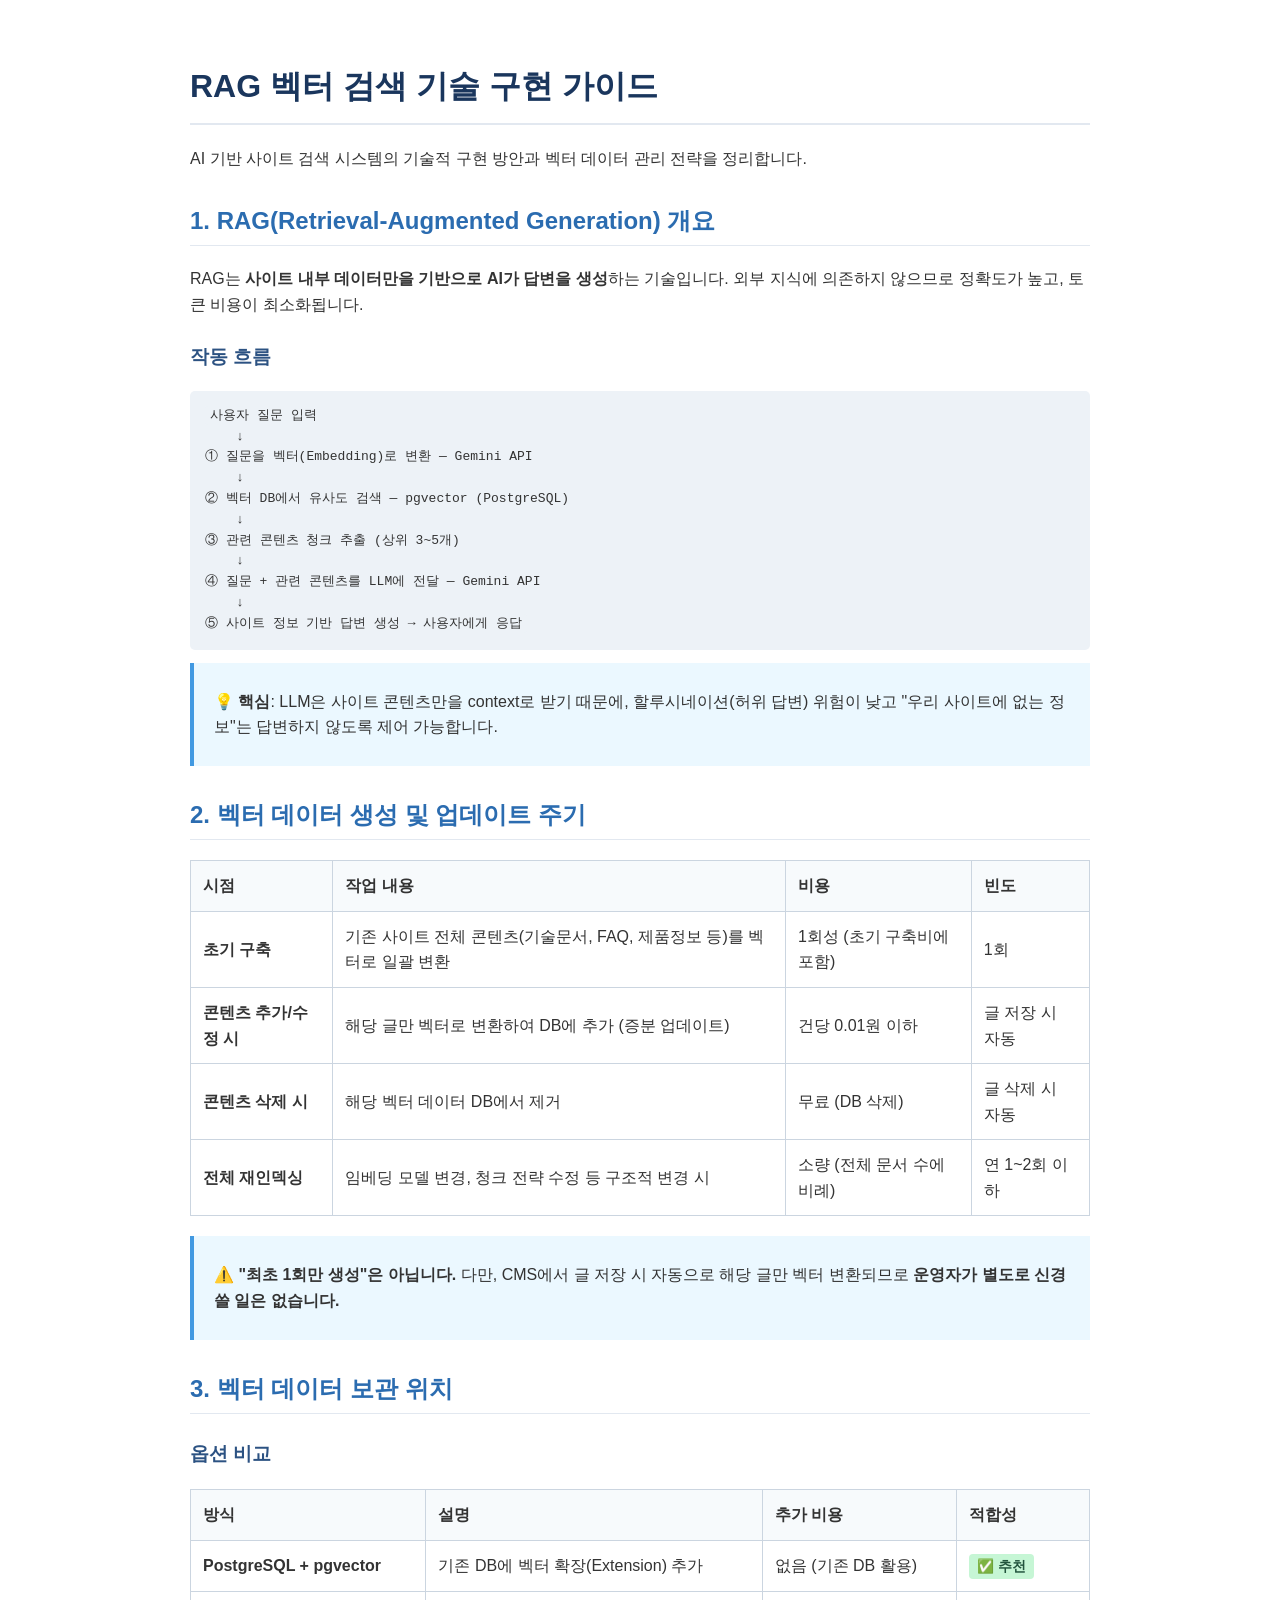
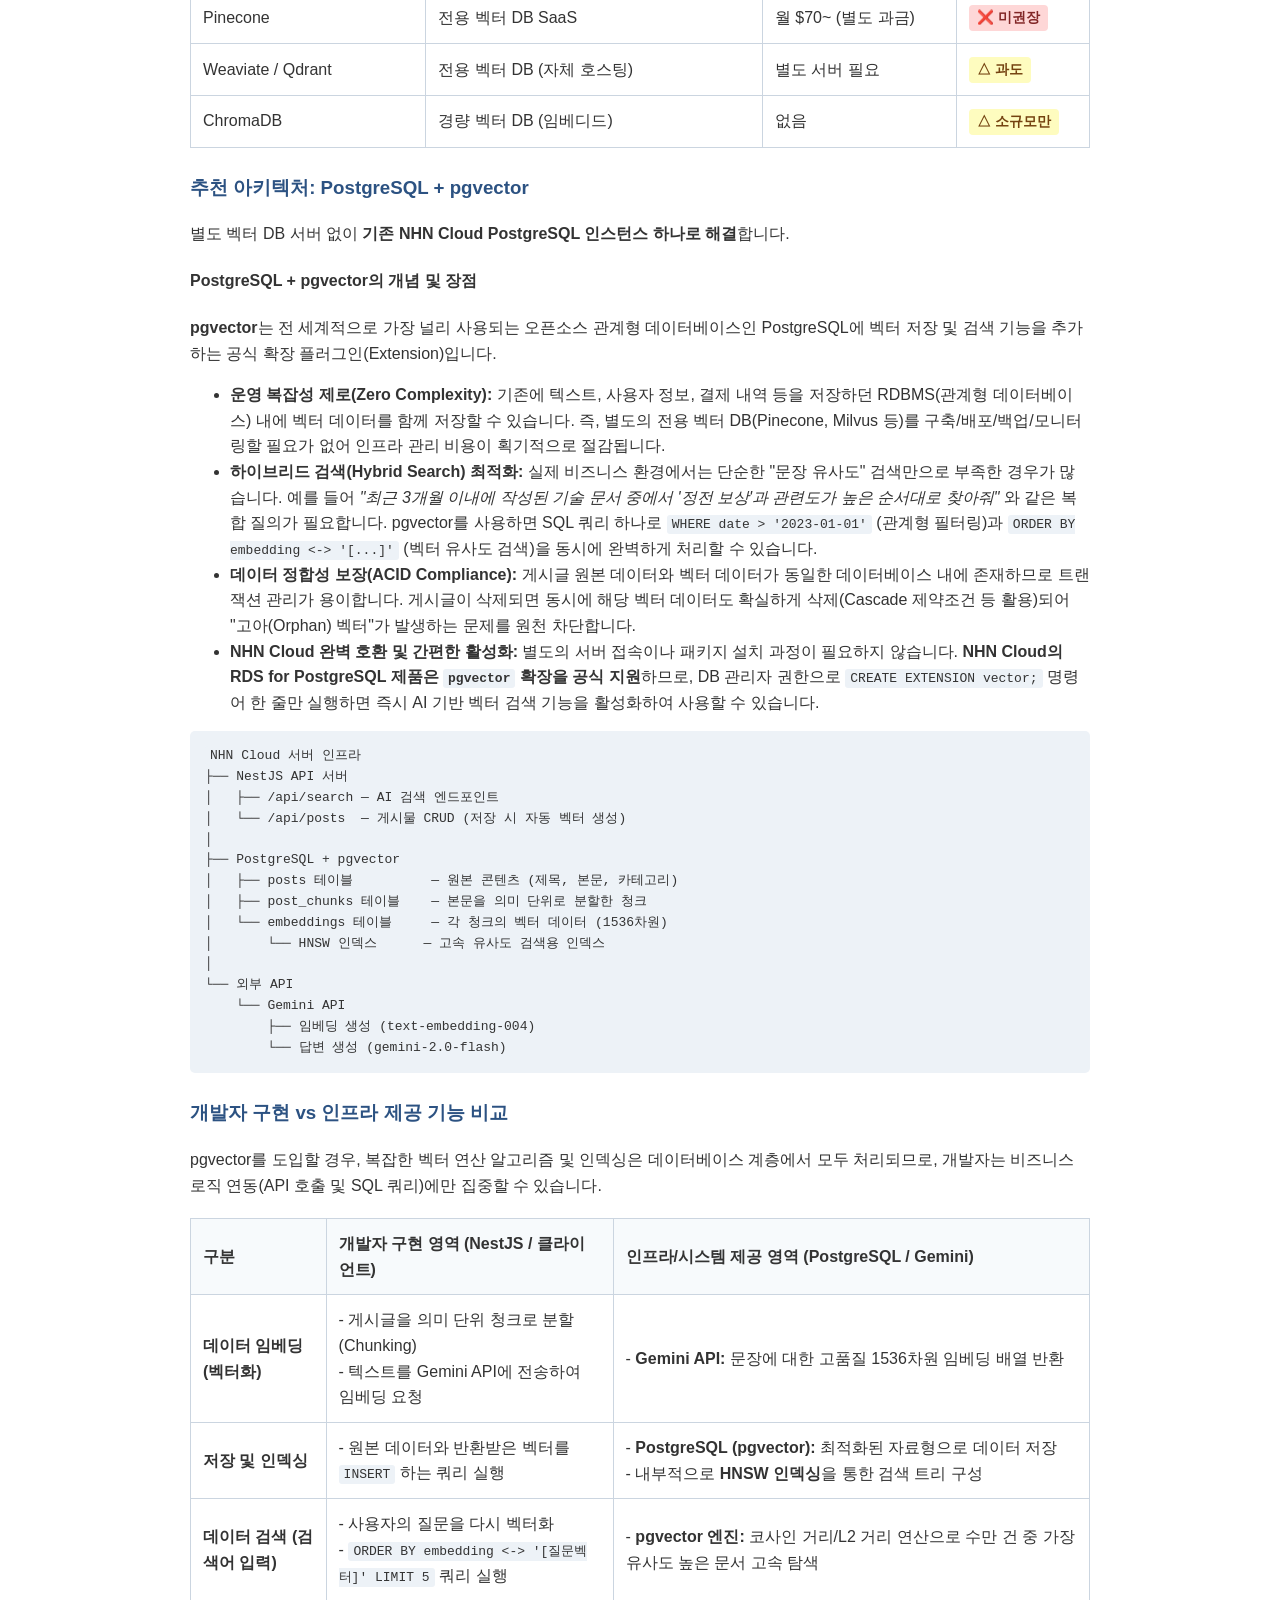
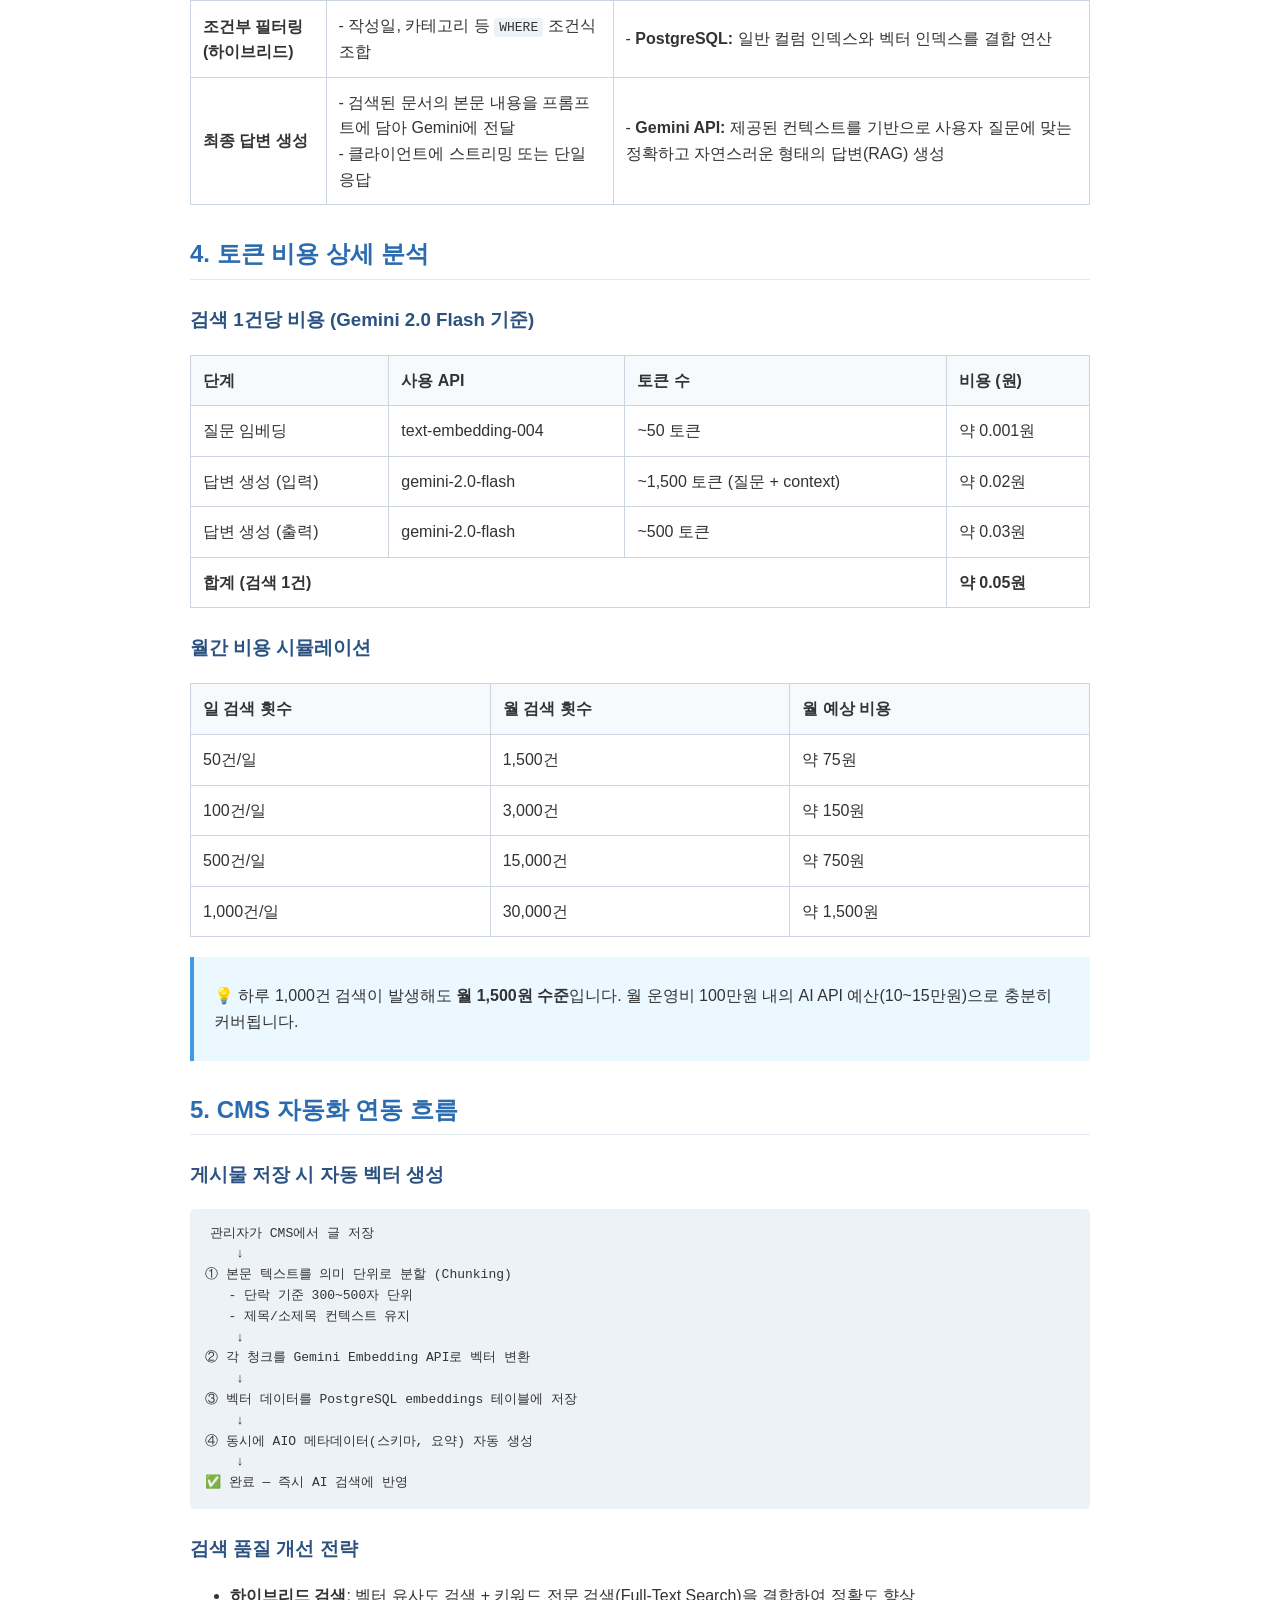
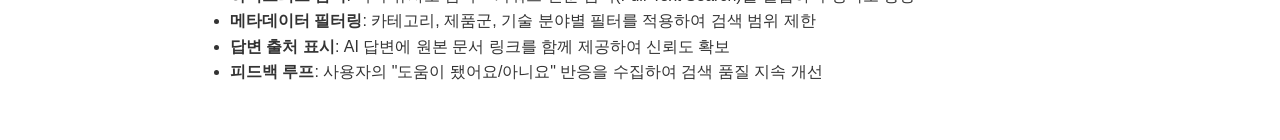
<file: wesco/rag_technical_guide.html>
<!DOCTYPE html>
<html lang="ko">
<head>
  <meta charset="UTF-8">
  <meta name="viewport" content="width=device-width, initial-scale=1.0">
  <title>RAG 벡터 검색 기술 구현 가이드</title>
  <style>
    body {
      font-family: 'Malgun Gothic', 'Apple SD Gothic Neo', sans-serif;
      line-height: 1.6;
      color: #333;
      max-width: 900px;
      margin: 0 auto;
      padding: 40px 20px;
    }
    h1 { color: #1a365d; border-bottom: 2px solid #e2e8f0; padding-bottom: 10px; }
    h2 { color: #2b6cb0; margin-top: 30px; border-bottom: 1px solid #e2e8f0; padding-bottom: 5px; }
    h3 { color: #2c5282; margin-top: 25px; }
    table { border-collapse: collapse; width: 100%; margin: 20px 0; }
    th, td { border: 1px solid #cbd5e0; padding: 12px; text-align: left; }
    th { background-color: #f7fafc; font-weight: bold; }
    code { background-color: #edf2f7; padding: 2px 5px; border-radius: 3px; font-family: monospace; }
    pre { background-color: #edf2f7; padding: 15px; border-radius: 5px; overflow-x: auto; }
    blockquote { border-left: 4px solid #4299e1; background-color: #ebf8ff; margin: 0; padding: 10px 20px; }
    .badge { display: inline-block; padding: 2px 8px; border-radius: 4px; font-size: 0.85em; font-weight: bold; }
    .badge-green { background-color: #c6f6d5; color: #22543d; }
    .badge-yellow { background-color: #fefcbf; color: #744210; }
    .badge-red { background-color: #fed7d7; color: #822727; }
  </style>
</head>
<body>

<h1>RAG 벡터 검색 기술 구현 가이드</h1>
<p>AI 기반 사이트 검색 시스템의 기술적 구현 방안과 벡터 데이터 관리 전략을 정리합니다.</p>

<h2>1. RAG(Retrieval-Augmented Generation) 개요</h2>
<p>RAG는 <strong>사이트 내부 데이터만을 기반으로 AI가 답변을 생성</strong>하는 기술입니다. 외부 지식에 의존하지 않으므로 정확도가 높고, 토큰 비용이 최소화됩니다.</p>

<h3>작동 흐름</h3>
<pre><code>사용자 질문 입력
    ↓
① 질문을 벡터(Embedding)로 변환 — Gemini API
    ↓
② 벡터 DB에서 유사도 검색 — pgvector (PostgreSQL)
    ↓
③ 관련 콘텐츠 청크 추출 (상위 3~5개)
    ↓
④ 질문 + 관련 콘텐츠를 LLM에 전달 — Gemini API
    ↓
⑤ 사이트 정보 기반 답변 생성 → 사용자에게 응답
</code></pre>

<blockquote>
<p>💡 <strong>핵심</strong>: LLM은 사이트 콘텐츠만을 context로 받기 때문에, 할루시네이션(허위 답변) 위험이 낮고 "우리 사이트에 없는 정보"는 답변하지 않도록 제어 가능합니다.</p>
</blockquote>

<h2>2. 벡터 데이터 생성 및 업데이트 주기</h2>

<table>
<thead>
<tr>
<th>시점</th>
<th>작업 내용</th>
<th>비용</th>
<th>빈도</th>
</tr>
</thead>
<tbody>
<tr>
<td><strong>초기 구축</strong></td>
<td>기존 사이트 전체 콘텐츠(기술문서, FAQ, 제품정보 등)를 벡터로 일괄 변환</td>
<td>1회성 (초기 구축비에 포함)</td>
<td>1회</td>
</tr>
<tr>
<td><strong>콘텐츠 추가/수정 시</strong></td>
<td>해당 글만 벡터로 변환하여 DB에 추가 (증분 업데이트)</td>
<td>건당 0.01원 이하</td>
<td>글 저장 시 자동</td>
</tr>
<tr>
<td><strong>콘텐츠 삭제 시</strong></td>
<td>해당 벡터 데이터 DB에서 제거</td>
<td>무료 (DB 삭제)</td>
<td>글 삭제 시 자동</td>
</tr>
<tr>
<td><strong>전체 재인덱싱</strong></td>
<td>임베딩 모델 변경, 청크 전략 수정 등 구조적 변경 시</td>
<td>소량 (전체 문서 수에 비례)</td>
<td>연 1~2회 이하</td>
</tr>
</tbody>
</table>

<blockquote>
<p>⚠️ <strong>"최초 1회만 생성"은 아닙니다.</strong> 다만, CMS에서 글 저장 시 자동으로 해당 글만 벡터 변환되므로 <strong>운영자가 별도로 신경 쓸 일은 없습니다.</strong></p>
</blockquote>

<h2>3. 벡터 데이터 보관 위치</h2>

<h3>옵션 비교</h3>
<table>
<thead>
<tr>
<th>방식</th>
<th>설명</th>
<th>추가 비용</th>
<th>적합성</th>
</tr>
</thead>
<tbody>
<tr>
<td><strong>PostgreSQL + pgvector</strong></td>
<td>기존 DB에 벡터 확장(Extension) 추가</td>
<td>없음 (기존 DB 활용)</td>
<td><span class="badge badge-green">✅ 추천</span></td>
</tr>
<tr>
<td>Pinecone</td>
<td>전용 벡터 DB SaaS</td>
<td>월 $70~ (별도 과금)</td>
<td><span class="badge badge-red">❌ 미권장</span></td>
</tr>
<tr>
<td>Weaviate / Qdrant</td>
<td>전용 벡터 DB (자체 호스팅)</td>
<td>별도 서버 필요</td>
<td><span class="badge badge-yellow">△ 과도</span></td>
</tr>
<tr>
<td>ChromaDB</td>
<td>경량 벡터 DB (임베디드)</td>
<td>없음</td>
<td><span class="badge badge-yellow">△ 소규모만</span></td>
</tr>
</tbody>
</table>

<h3>추천 아키텍처: PostgreSQL + pgvector</h3>
<p>별도 벡터 DB 서버 없이 <strong>기존 NHN Cloud PostgreSQL 인스턴스 하나로 해결</strong>합니다.</p>

<h4>PostgreSQL + pgvector의 개념 및 장점</h4>
<p><strong>pgvector</strong>는 전 세계적으로 가장 널리 사용되는 오픈소스 관계형 데이터베이스인 PostgreSQL에 벡터 저장 및 검색 기능을 추가하는 공식 확장 플러그인(Extension)입니다.</p>

<ul>
<li><strong>운영 복잡성 제로(Zero Complexity):</strong> 기존에 텍스트, 사용자 정보, 결제 내역 등을 저장하던 RDBMS(관계형 데이터베이스) 내에 벡터 데이터를 함께 저장할 수 있습니다. 즉, 별도의 전용 벡터 DB(Pinecone, Milvus 등)를 구축/배포/백업/모니터링할 필요가 없어 인프라 관리 비용이 획기적으로 절감됩니다.</li>
<li><strong>하이브리드 검색(Hybrid Search) 최적화:</strong> 실제 비즈니스 환경에서는 단순한 "문장 유사도" 검색만으로 부족한 경우가 많습니다. 예를 들어 <em>"최근 3개월 이내에 작성된 기술 문서 중에서 '정전 보상'과 관련도가 높은 순서대로 찾아줘"</em> 와 같은 복합 질의가 필요합니다. pgvector를 사용하면 SQL 쿼리 하나로 <code>WHERE date > '2023-01-01'</code> (관계형 필터링)과 <code>ORDER BY embedding <-> '[...]'</code> (벡터 유사도 검색)을 동시에 완벽하게 처리할 수 있습니다.</li>
<li><strong>데이터 정합성 보장(ACID Compliance):</strong> 게시글 원본 데이터와 벡터 데이터가 동일한 데이터베이스 내에 존재하므로 트랜잭션 관리가 용이합니다. 게시글이 삭제되면 동시에 해당 벡터 데이터도 확실하게 삭제(Cascade 제약조건 등 활용)되어 "고아(Orphan) 벡터"가 발생하는 문제를 원천 차단합니다.</li>
<li><strong>NHN Cloud 완벽 호환 및 간편한 활성화:</strong> 별도의 서버 접속이나 패키지 설치 과정이 필요하지 않습니다. <strong>NHN Cloud의 RDS for PostgreSQL 제품은 <code>pgvector</code> 확장을 공식 지원</strong>하므로, DB 관리자 권한으로 <code>CREATE EXTENSION vector;</code> 명령어 한 줄만 실행하면 즉시 AI 기반 벡터 검색 기능을 활성화하여 사용할 수 있습니다.</li>
</ul>
<pre><code>NHN Cloud 서버 인프라
├── NestJS API 서버
│   ├── /api/search — AI 검색 엔드포인트
│   └── /api/posts  — 게시물 CRUD (저장 시 자동 벡터 생성)
│
├── PostgreSQL + pgvector
│   ├── posts 테이블          — 원본 콘텐츠 (제목, 본문, 카테고리)
│   ├── post_chunks 테이블    — 본문을 의미 단위로 분할한 청크
│   └── embeddings 테이블     — 각 청크의 벡터 데이터 (1536차원)
│       └── HNSW 인덱스      — 고속 유사도 검색용 인덱스
│
└── 외부 API
    └── Gemini API
        ├── 임베딩 생성 (text-embedding-004)
        └── 답변 생성 (gemini-2.0-flash)
</code></pre>

<h3>개발자 구현 vs 인프라 제공 기능 비교</h3>
<p>pgvector를 도입할 경우, 복잡한 벡터 연산 알고리즘 및 인덱싱은 데이터베이스 계층에서 모두 처리되므로, 개발자는 비즈니스 로직 연동(API 호출 및 SQL 쿼리)에만 집중할 수 있습니다.</p>
<table>
<thead>
<tr>
<th>구분</th>
<th>개발자 구현 영역 (NestJS / 클라이언트)</th>
<th>인프라/시스템 제공 영역 (PostgreSQL / Gemini)</th>
</tr>
</thead>
<tbody>
<tr>
<td><strong>데이터 임베딩(벡터화)</strong></td>
<td>- 게시글을 의미 단위 청크로 분할 (Chunking)<br>- 텍스트를 Gemini API에 전송하여 임베딩 요청</td>
<td>- <strong>Gemini API:</strong> 문장에 대한 고품질 1536차원 임베딩 배열 반환</td>
</tr>
<tr>
<td><strong>저장 및 인덱싱</strong></td>
<td>- 원본 데이터와 반환받은 벡터를 <code>INSERT</code> 하는 쿼리 실행</td>
<td>- <strong>PostgreSQL (pgvector):</strong> 최적화된 자료형으로 데이터 저장<br>- 내부적으로 <strong>HNSW 인덱싱</strong>을 통한 검색 트리 구성</td>
</tr>
<tr>
<td><strong>데이터 검색 (검색어 입력)</strong></td>
<td>- 사용자의 질문을 다시 벡터화<br>- <code>ORDER BY embedding &lt;-&gt; '[질문벡터]' LIMIT 5</code> 쿼리 실행</td>
<td>- <strong>pgvector 엔진:</strong> 코사인 거리/L2 거리 연산으로 수만 건 중 가장 유사도 높은 문서 고속 탐색</td>
</tr>
<tr>
<td><strong>조건부 필터링(하이브리드)</strong></td>
<td>- 작성일, 카테고리 등 <code>WHERE</code> 조건식 조합</td>
<td>- <strong>PostgreSQL:</strong> 일반 컬럼 인덱스와 벡터 인덱스를 결합 연산</td>
</tr>
<tr>
<td><strong>최종 답변 생성</strong></td>
<td>- 검색된 문서의 본문 내용을 프롬프트에 담아 Gemini에 전달<br>- 클라이언트에 스트리밍 또는 단일 응답</td>
<td>- <strong>Gemini API:</strong> 제공된 컨텍스트를 기반으로 사용자 질문에 맞는 정확하고 자연스러운 형태의 답변(RAG) 생성</td>
</tr>
</tbody>
</table>

<h2>4. 토큰 비용 상세 분석</h2>

<h3>검색 1건당 비용 (Gemini 2.0 Flash 기준)</h3>
<table>
<thead>
<tr>
<th>단계</th>
<th>사용 API</th>
<th>토큰 수</th>
<th>비용 (원)</th>
</tr>
</thead>
<tbody>
<tr>
<td>질문 임베딩</td>
<td>text-embedding-004</td>
<td>~50 토큰</td>
<td>약 0.001원</td>
</tr>
<tr>
<td>답변 생성 (입력)</td>
<td>gemini-2.0-flash</td>
<td>~1,500 토큰 (질문 + context)</td>
<td>약 0.02원</td>
</tr>
<tr>
<td>답변 생성 (출력)</td>
<td>gemini-2.0-flash</td>
<td>~500 토큰</td>
<td>약 0.03원</td>
</tr>
<tr>
<td colspan="3"><strong>합계 (검색 1건)</strong></td>
<td><strong>약 0.05원</strong></td>
</tr>
</tbody>
</table>

<h3>월간 비용 시뮬레이션</h3>
<table>
<thead>
<tr>
<th>일 검색 횟수</th>
<th>월 검색 횟수</th>
<th>월 예상 비용</th>
</tr>
</thead>
<tbody>
<tr>
<td>50건/일</td>
<td>1,500건</td>
<td>약 75원</td>
</tr>
<tr>
<td>100건/일</td>
<td>3,000건</td>
<td>약 150원</td>
</tr>
<tr>
<td>500건/일</td>
<td>15,000건</td>
<td>약 750원</td>
</tr>
<tr>
<td>1,000건/일</td>
<td>30,000건</td>
<td>약 1,500원</td>
</tr>
</tbody>
</table>

<blockquote>
<p>💡 하루 1,000건 검색이 발생해도 <strong>월 1,500원 수준</strong>입니다. 월 운영비 100만원 내의 AI API 예산(10~15만원)으로 충분히 커버됩니다.</p>
</blockquote>

<h2>5. CMS 자동화 연동 흐름</h2>

<h3>게시물 저장 시 자동 벡터 생성</h3>
<pre><code>관리자가 CMS에서 글 저장
    ↓
① 본문 텍스트를 의미 단위로 분할 (Chunking)
   - 단락 기준 300~500자 단위
   - 제목/소제목 컨텍스트 유지
    ↓
② 각 청크를 Gemini Embedding API로 벡터 변환
    ↓
③ 벡터 데이터를 PostgreSQL embeddings 테이블에 저장
    ↓
④ 동시에 AIO 메타데이터(스키마, 요약) 자동 생성
    ↓
✅ 완료 — 즉시 AI 검색에 반영
</code></pre>

<h3>검색 품질 개선 전략</h3>
<ul>
<li><strong>하이브리드 검색</strong>: 벡터 유사도 검색 + 키워드 전문 검색(Full-Text Search)을 결합하여 정확도 향상</li>
<li><strong>메타데이터 필터링</strong>: 카테고리, 제품군, 기술 분야별 필터를 적용하여 검색 범위 제한</li>
<li><strong>답변 출처 표시</strong>: AI 답변에 원본 문서 링크를 함께 제공하여 신뢰도 확보</li>
<li><strong>피드백 루프</strong>: 사용자의 "도움이 됐어요/아니요" 반응을 수집하여 검색 품질 지속 개선</li>
</ul>

</body>
</html>
</file>
